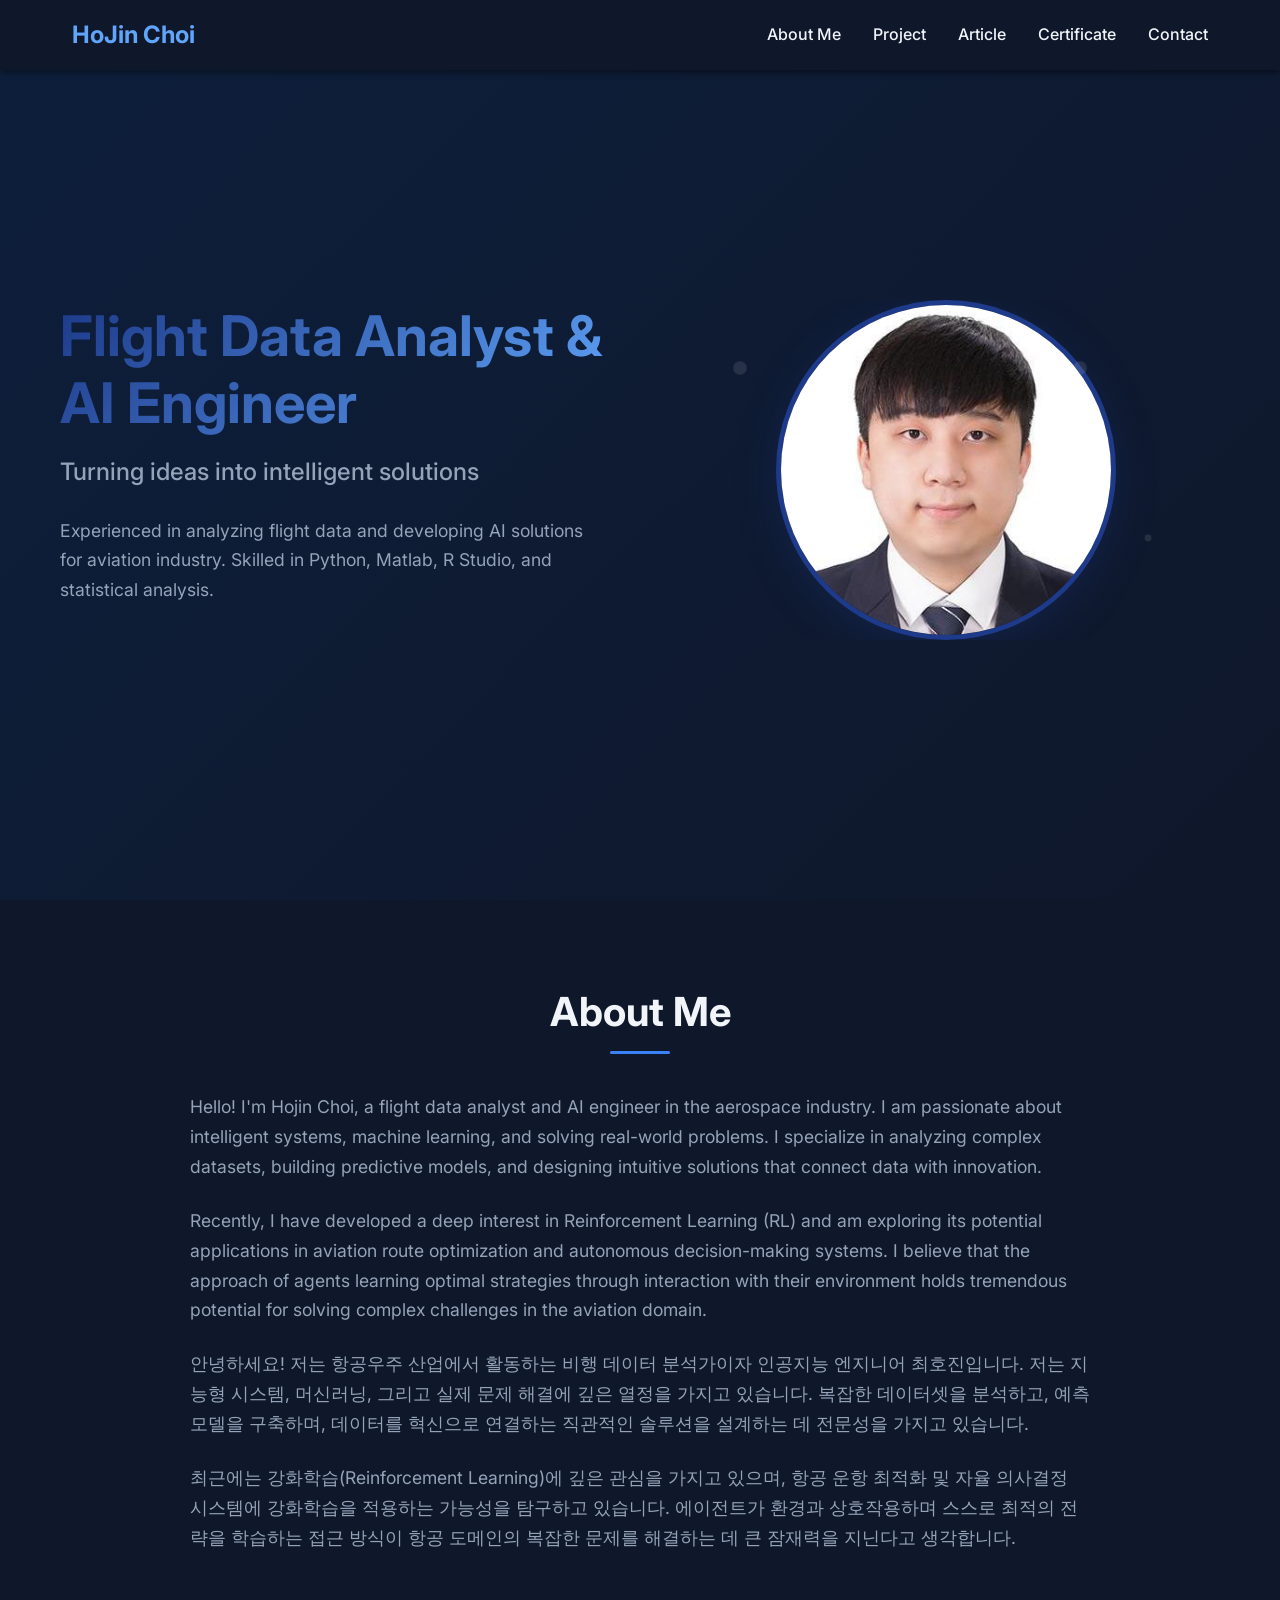
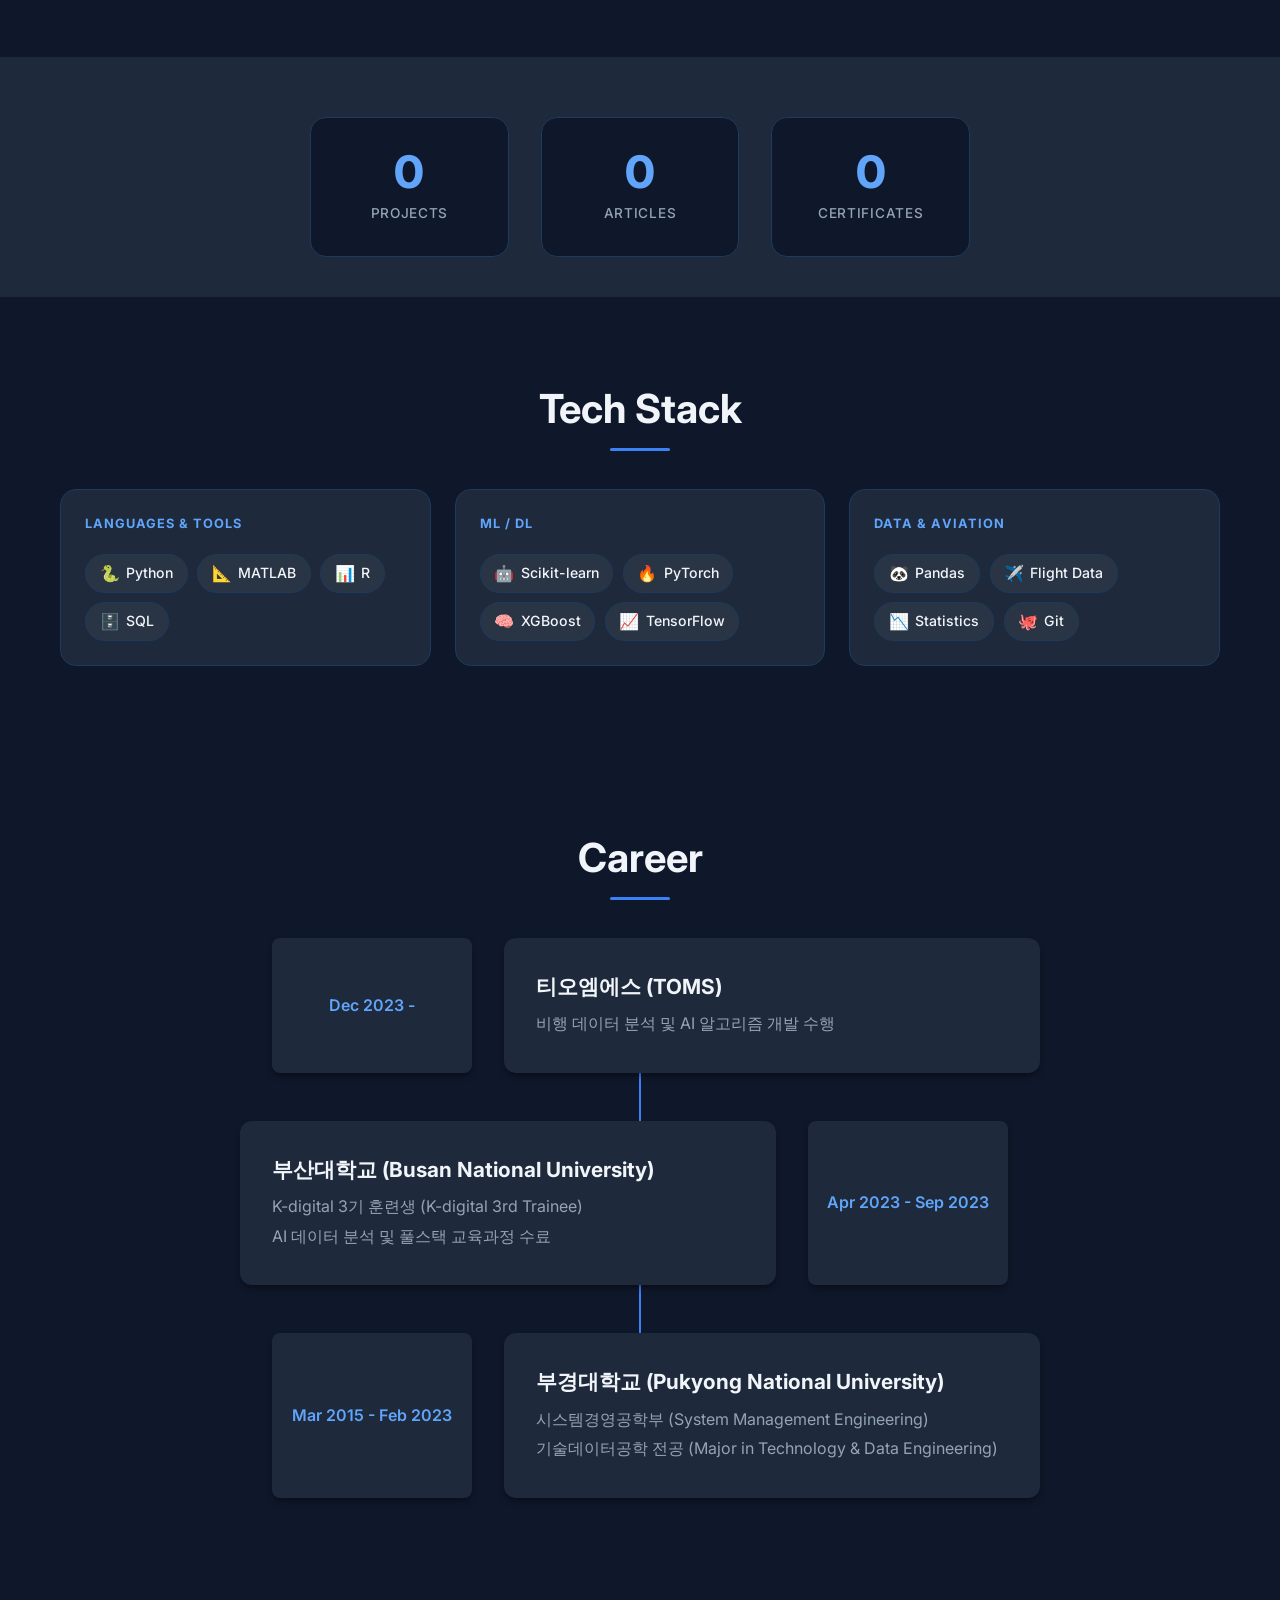
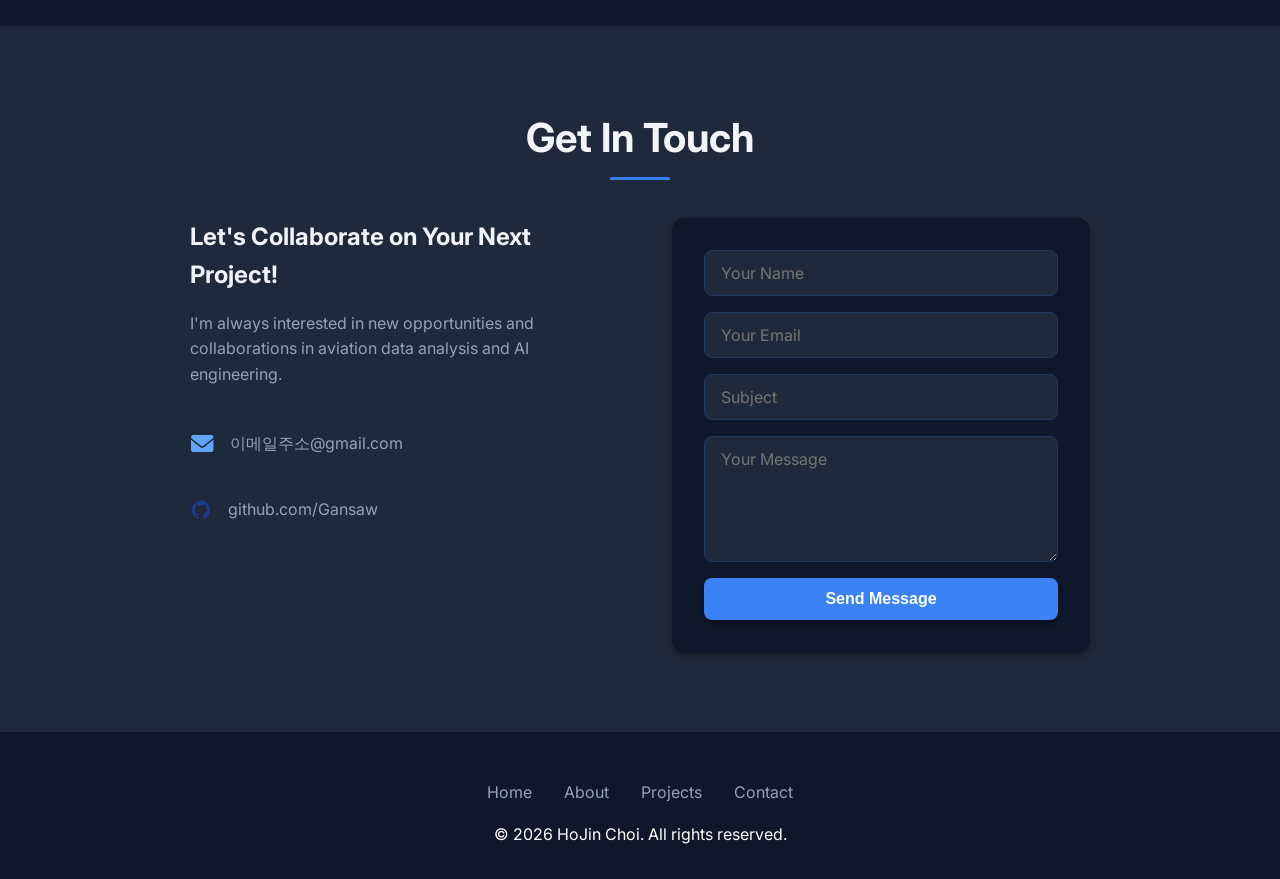
<file: index.html>
<!DOCTYPE html>
<html lang="en">
<head>
    <meta charset="UTF-8">
    <meta name="viewport" content="width=device-width, initial-scale=1.0">
    <title>HoJin Choi - Flight Data Analyst & AI Engineer</title>
    <meta name="description" content="Flight Data Analyst & AI Engineer. Turning ideas into intelligent solutions. Expert in Python, Matlab, R Studio, Statistics.">
    <link href="https://cdnjs.cloudflare.com/ajax/libs/font-awesome/6.0.0/css/all.min.css" rel="stylesheet">
    <link href="https://fonts.googleapis.com/css2?family=Inter:wght@300;400;500;600;700&display=swap" rel="stylesheet">
    <style>
:root {
    --primary-color: #3b82f6;
    --secondary-color: #2563eb;
    --accent-color: #60a5fa;
    --text-primary: #f1f5f9;
    --text-secondary: #94a3b8;
    --bg-primary: #0f172a;
    --bg-secondary: #1e293b;
    --bg-dark: #0f172a;
    --border-color: #1e3a5f;
    --shadow: 0 4px 6px -1px rgba(0, 0, 0, 0.4);
    --shadow-lg: 0 10px 15px -3px rgba(0, 0, 0, 0.5);
    --aviation-blue: #3b82f6;
    --tech-green: #10b981;
}

* { margin: 0; padding: 0; box-sizing: border-box; }

body {
    font-family: 'Inter', sans-serif;
    line-height: 1.6;
    color: var(--text-primary);
    background-color: var(--bg-primary);
}

.container { max-width: 1200px; margin: 0 auto; padding: 0 20px; }

/* 헤더 */
.header {
    position: fixed; top: 0; left: 0; right: 0;
    background: var(--bg-primary);
    box-shadow: var(--shadow);
    z-index: 1000;
    transition: all 0.3s ease;
}

.nav-container {
    display: flex; justify-content: space-between; align-items: center;
    padding: 1rem 2rem; max-width: 1200px; margin: 0 auto;
}

.nav-logo h1 { font-size: 1.5rem; font-weight: 700; color: var(--accent-color); }

.nav-menu { display: flex; list-style: none; gap: 2rem; }

.nav-link {
    text-decoration: none; color: var(--text-primary); font-weight: 500;
    transition: color 0.3s ease; position: relative;
}
.nav-link:hover { color: var(--accent-color); }
.nav-link::after {
    content: ''; position: absolute; bottom: -5px; left: 0;
    width: 0; height: 2px; background: var(--aviation-blue); transition: width 0.3s ease;
}
.nav-link:hover::after { width: 100%; }

.nav-toggle { display: none; flex-direction: column; cursor: pointer; }
.nav-toggle span { width: 25px; height: 3px; background: var(--text-primary); margin: 3px 0; transition: 0.3s; }

/* 히어로 */
.hero {
    padding: 120px 0 80px;
    background: linear-gradient(135deg, #0d1f3c 0%, var(--bg-primary) 100%);
    min-height: 100vh; display: flex; align-items: center;
}
.hero-container {
    display: grid; grid-template-columns: 1fr 1fr; gap: 4rem; align-items: center;
    max-width: 1200px; margin: 0 auto; padding: 0 20px;
}
.hero-title {
    font-size: 3.5rem; font-weight: 700; margin-bottom: 1rem; line-height: 1.2;
    background: linear-gradient(135deg, #1e3a8a, var(--accent-color));
    -webkit-background-clip: text; -webkit-text-fill-color: transparent; background-clip: text;
}
.hero-subtitle { font-size: 1.5rem; color: var(--text-secondary); margin-bottom: 1.5rem; font-weight: 500; }
.hero-description { margin-bottom: 2rem; }
.hero-description p { font-size: 1.1rem; color: var(--text-secondary); line-height: 1.7; }
.hero-buttons { display: flex; gap: 1rem; }

.btn { padding: 12px 24px; border: none; border-radius: 8px; font-weight: 600; text-decoration: none; cursor: pointer; transition: all 0.3s ease; display: inline-block; font-size: 1rem; }
.btn-primary { background: var(--aviation-blue); color: white; box-shadow: var(--shadow); }
.btn-primary:hover { background: var(--secondary-color); transform: translateY(-2px); box-shadow: var(--shadow-lg); }
.btn-secondary { background: transparent; color: var(--accent-color); border: 2px solid var(--aviation-blue); }
.btn-secondary:hover { background: var(--aviation-blue); color: white; transform: translateY(-2px); }

.hero-graphic {
    display: flex; justify-content: center; align-items: center;
    height: 300px;
    background: linear-gradient(135deg, #1e3a8a, var(--accent-color));
    border-radius: 20px; box-shadow: var(--shadow-lg); position: relative; overflow: hidden;
}
.hero-graphic::before {
    content: ''; position: absolute; top: 0; left: 0; right: 0; bottom: 0;
    background: url('data:image/svg+xml,<svg xmlns="http://www.w3.org/2000/svg" viewBox="0 0 100 100"><circle cx="20" cy="20" r="2" fill="rgba(255,255,255,0.1)"/><circle cx="80" cy="30" r="1.5" fill="rgba(255,255,255,0.1)"/><circle cx="40" cy="70" r="1" fill="rgba(255,255,255,0.1)"/><circle cx="70" cy="80" r="2.5" fill="rgba(255,255,255,0.1)"/></svg>');
}
.hero-graphic i { font-size: 6rem; color: white; z-index: 1; }

/* 섹션 공통 */
.section-title {
    font-size: 2.5rem; font-weight: 700; text-align: center; margin-bottom: 3rem;
    color: var(--text-primary); position: relative;
}
.section-title::after {
    content: ''; position: absolute; bottom: -10px; left: 50%; transform: translateX(-50%);
    width: 60px; height: 3px; background: var(--aviation-blue); border-radius: 2px;
}

/* About */
.about { padding: 80px 0; background: var(--bg-primary); }
.about-content { display: grid; grid-template-columns: 1fr; gap: 2rem; align-items: start; max-width: 900px; margin: 0 auto; }
.about-text p { font-size: 1.1rem; color: var(--text-secondary); margin-bottom: 1.5rem; line-height: 1.7; }
.about-stats { display: flex; gap: 2rem; margin-top: 2rem; }
.stat-item { text-align: center; background: var(--bg-secondary); padding: 1.5rem; border-radius: 12px; box-shadow: var(--shadow); min-width: 100px; border: 1px solid var(--border-color); }
.stat-number { display: block; font-size: 2.5rem; font-weight: 700; color: var(--accent-color); margin-bottom: 0.5rem; }
.stat-label { font-size: 0.9rem; color: var(--text-secondary); font-weight: 500; }
.about-skills h3 { font-size: 1.5rem; margin-bottom: 1rem; color: var(--text-primary); border-bottom: 2px solid var(--aviation-blue); padding-bottom: 0.5rem; }
.about-skills ul { list-style: none; }
.about-skills li { padding: 0.75rem 0; color: var(--text-secondary); position: relative; padding-left: 1.5rem; border-bottom: 1px solid var(--border-color); }
.about-skills li:last-child { border-bottom: none; }
.about-skills li:before { content: "✈"; color: var(--accent-color); position: absolute; left: 0; font-weight: bold; }


/* career */
.career { padding: 80px 0; background: var(--bg-primary); }
.career-timeline { position: relative; max-width: 800px; margin: 0 auto; }
.career-timeline::before { content: ''; position: absolute; left: 50%; top: 0; bottom: 0; width: 2px; background: var(--aviation-blue); transform: translateX(-50%); }
.career-item { display: flex; margin-bottom: 3rem; position: relative; }
.career-item:nth-child(odd) { flex-direction: row; }
.career-item:nth-child(even) { flex-direction: row-reverse; }
.career-date { flex: 0 0 200px; text-align: center; font-weight: 600; color: var(--accent-color); padding: 1rem; background: var(--bg-secondary); border-radius: 8px; margin: 0 2rem; box-shadow: var(--shadow); display: flex; align-items: center; justify-content: center; }
.career-content { flex: 1; background: var(--bg-secondary); padding: 2rem; border-radius: 12px; box-shadow: var(--shadow); }
.career-content h3 { color: var(--text-primary); margin-bottom: 0.5rem; font-size: 1.3rem; }
.career-content p { color: var(--text-secondary); margin-bottom: 0.25rem; }

/* Certificates */
.certificates { padding: 80px 0; background: var(--bg-secondary); }
.certificates-grid { display: grid; grid-template-columns: repeat(auto-fit, minmax(300px, 1fr)); gap: 2rem; max-width: 600px; margin: 0 auto; }
.certificate-card { background: var(--bg-primary); padding: 2rem; border-radius: 12px; box-shadow: var(--shadow); text-align: center; transition: all 0.3s ease; border-top: 4px solid var(--aviation-blue); }
.certificate-card:hover { transform: translateY(-5px); box-shadow: var(--shadow-lg); }
.certificate-icon { font-size: 3rem; color: var(--accent-color); margin-bottom: 1rem; }
.certificate-content h3 { color: var(--text-primary); margin-bottom: 0.5rem; font-size: 1.2rem; }
.certificate-content p { color: var(--text-secondary); margin-bottom: 1rem; }
.certificate-badge { background: var(--tech-green); color: white; padding: 0.25rem 0.75rem; border-radius: 15px; font-size: 0.8rem; font-weight: 500; }

/* Projects */
.projects { padding: 80px 0; background: var(--bg-primary); }
.project-filters { display: flex; justify-content: center; gap: 1rem; margin-bottom: 3rem; flex-wrap: wrap; }
.filter-btn { padding: 10px 20px; border: 2px solid var(--border-color); background: transparent; color: var(--text-secondary); border-radius: 25px; cursor: pointer; transition: all 0.3s ease; font-weight: 500; font-size: 0.9rem; }
.filter-btn.active, .filter-btn:hover { background: var(--aviation-blue); color: white; border-color: var(--accent-color); box-shadow: var(--shadow); }
.projects-grid { display: grid; grid-template-columns: repeat(auto-fit, minmax(350px, 1fr)); gap: 2rem; }
.project-card { background: var(--bg-secondary); border-radius: 12px; overflow: hidden; box-shadow: var(--shadow); transition: all 0.3s ease; cursor: pointer; border: 1px solid var(--border-color); }
.project-card:hover { transform: translateY(-5px); box-shadow: var(--shadow-lg); border-color: var(--accent-color); }
.project-image { height: 200px; background: linear-gradient(135deg, #1e3a8a, var(--accent-color)); display: flex; align-items: center; justify-content: center; color: white; font-size: 3rem; position: relative; }
.project-content { padding: 1.5rem; }
.project-type { display: inline-block; padding: 0.25rem 0.75rem; border-radius: 15px; font-size: 0.8rem; font-weight: 500; margin-bottom: 1rem; text-transform: uppercase; letter-spacing: 0.5px; }
.type-aviation { background: var(--aviation-blue); color: white; }
.type-ai { background: var(--tech-green); color: white; }
.type-data { background: rgba(245,158,11,0.2); color: #fbbf24; }
.project-title { font-size: 1.25rem; font-weight: 600; margin-bottom: 0.5rem; color: var(--text-primary); }
.project-description { color: var(--text-secondary); margin-bottom: 1rem; line-height: 1.5; font-size: 0.95rem; }
.project-tech { display: flex; flex-wrap: wrap; gap: 0.5rem; margin-bottom: 1rem; }
.tech-tag { background: var(--bg-primary); color: var(--text-secondary); padding: 0.25rem 0.75rem; border-radius: 15px; font-size: 0.8rem; border: 1px solid var(--border-color); font-weight: 500; }

/* Contact */
.contact { padding: 80px 0; background: var(--bg-secondary); }
.contact-content { display: grid; grid-template-columns: 1fr 1fr; gap: 4rem; max-width: 900px; margin: 0 auto; }
.contact-info h3 { font-size: 1.5rem; margin-bottom: 1rem; color: var(--text-primary); }
.contact-info p { color: var(--text-secondary); margin-bottom: 2rem; line-height: 1.6; }
.contact-items { display: flex; flex-direction: column; gap: 1rem; }
.contact-item { display: flex; align-items: center; gap: 1rem; color: var(--text-secondary); padding: 0.75rem 0; }
.contact-item i { font-size: 1.4rem; color: var(--accent-color); width: 24px; text-align: center; }
.contact-form { display: flex; flex-direction: column; gap: 1rem; background: var(--bg-primary); padding: 2rem; border-radius: 12px; box-shadow: var(--shadow); }
.contact-form input, .contact-form textarea { padding: 12px 16px; border: 1px solid var(--border-color); border-radius: 8px; font-family: inherit; font-size: 1rem; transition: all 0.3s ease; background: var(--bg-secondary); }
.contact-form input:focus, .contact-form textarea:focus { outline: none; border-color: var(--accent-color); box-shadow: 0 0 0 3px rgba(30, 58, 138, 0.1); }

/* Footer */
.footer { background: var(--bg-dark); color: white; text-align: center; padding: 3rem 0 2rem; }
.footer-content { max-width: 600px; margin: 0 auto; }
.footer-links { display: flex; justify-content: center; gap: 2rem; margin-bottom: 1rem; flex-wrap: wrap; }
.footer-links a { color: #94a3b8; text-decoration: none; transition: color 0.3s ease; }
.footer-links a:hover { color: white; }

/* 반응형 */
@media (max-width: 768px) {
    .nav-menu { display: none; }
    .nav-toggle { display: flex; }
    .hero-container { grid-template-columns: 1fr; text-align: center; gap: 2rem; }
    .hero-title { font-size: 2.5rem; }
    .hero-buttons { justify-content: center; flex-direction: column; align-items: center; }
    .about-content { grid-template-columns: 1fr; gap: 2rem; }
    .skills-grid { grid-template-columns: 1fr; }
    .career-timeline::before { display: none; }
    .career-item { flex-direction: column !important; gap: 1rem; }
    .career-date { margin: 0; text-align: left; }
    .projects-grid { grid-template-columns: 1fr; }
    .contact-content { grid-template-columns: 1fr; gap: 2rem; }
    .project-filters { flex-direction: column; align-items: center; }
    .about-stats { justify-content: center; flex-wrap: wrap; }
}
@media (max-width: 480px) {
    .hero-title { font-size: 2rem; }
    .section-title { font-size: 2rem; }
    .nav-container { padding: 1rem; }
    .hero { padding: 100px 0 60px; }
    .btn { padding: 10px 20px; font-size: 0.9rem; }
}

/* 애니메이션 */
@keyframes fadeInUp { from { opacity: 0; transform: translateY(30px); } to { opacity: 1; transform: translateY(0); } }
.fade-in-up { animation: fadeInUp 0.6s ease-out; }
.animate-on-scroll { opacity: 0; transform: translateY(30px); transition: all 0.6s ease-out; }
.animate-on-scroll.animated { opacity: 1; transform: translateY(0); }

/* 모달 */
.project-modal { position: fixed; top: 0; left: 0; width: 100%; height: 100%; background: rgba(0,0,0,0.8); display: flex; justify-content: center; align-items: center; z-index: 2000; padding: 20px; backdrop-filter: blur(5px); }
.modal-content { background: var(--bg-secondary); border-radius: 12px; max-width: 800px; width: 100%; max-height: 90vh; overflow-y: auto; position: relative; box-shadow: 0 25px 50px -12px rgba(0,0,0,0.25); }
.modal-close { position: absolute; top: 15px; right: 20px; font-size: 2rem; cursor: pointer; color: #6b7280; transition: color 0.3s ease; }
.modal-close:hover { color: var(--accent-color); }
.modal-header { padding: 2rem; border-bottom: 1px solid var(--border-color); background: var(--bg-secondary); }
.modal-body { padding: 2rem; }
.modal-section { margin-bottom: 1.5rem; }
.modal-section h3 { color: var(--accent-color); margin-bottom: 0.75rem; font-size: 1.2rem; font-weight: 600; }
.modal-section p { color: var(--text-secondary); line-height: 1.6; }
.modal-section:last-child { margin-bottom: 0; }

/* 모바일 nav 활성 */
.nav-menu.active { display: flex; flex-direction: column; position: absolute; top: 100%; left: 0; right: 0; background: var(--bg-primary); padding: 1rem 2rem; box-shadow: var(--shadow-lg); gap: 1rem; }
    
    /* ── Stats Counter ── */
    .stats-section { padding: 60px 0 40px; background: var(--bg-secondary); }
    .stats-grid { display: grid; grid-template-columns: repeat(3, 1fr); gap: 2rem; max-width: 700px; margin: 0 auto; padding: 0 20px; }
    .stat-card { text-align: center; background: var(--bg-primary); border-radius: 16px; padding: 2rem 1rem; border: 1px solid var(--border-color); transition: all 0.3s ease; }
    .stat-card:hover { transform: translateY(-4px); border-color: var(--accent-color); box-shadow: var(--shadow-lg); }
    .stat-card-num { font-size: 2.8rem; font-weight: 800; color: var(--accent-color); display: block; line-height: 1; }
    .stat-card-label { font-size: 0.85rem; color: var(--text-secondary); margin-top: 0.5rem; font-weight: 500; text-transform: uppercase; letter-spacing: 0.05em; }
    /* ── Tech Stack ── */
    .techstack-section { padding: 80px 0; background: var(--bg-primary); }
    .tech-categories { display: grid; grid-template-columns: repeat(auto-fit, minmax(280px, 1fr)); gap: 1.5rem; }
    .tech-cat-card { background: var(--bg-secondary); border-radius: 16px; padding: 1.5rem; border: 1px solid var(--border-color); display: flex; flex-direction: column; }
    .tech-chips-wrap { display: flex; flex-wrap: wrap; margin: -0.3rem; }
    .tech-cat-title { font-size: 0.8rem; font-weight: 700; color: var(--accent-color); text-transform: uppercase; letter-spacing: 0.08em; margin-bottom: 1.2rem; }
    .tech-chip { display: inline-flex; align-items: center; gap: 0.4rem; background: rgba(255,255,255,0.05); border: 1px solid var(--border-color); border-radius: 999px; padding: 0.35rem 0.85rem; font-size: 0.88rem; font-weight: 500; color: var(--text-primary); margin: 0.3rem; transition: all 0.3s ease; }
    .tech-chip:hover { border-color: var(--accent-color); background: rgba(59,130,246,0.1); color: var(--accent-color); }
    .tech-chip-icon { font-size: 1rem; }
    .tech-cat-card { flex-wrap: wrap; }
    @media (max-width: 768px) {
        .stats-grid { grid-template-columns: repeat(2, 1fr); }
        .itl-line { left: 16px; }
        .itl-item, .itl-item:nth-child(even) { flex-direction: column !important; padding-left: 44px; }
        .itl-dot-wrap { position: absolute; left: 8px; top: 1.5rem; }
    }

    </style>
</head>
<body>
    <header class="header">
        <nav class="nav">
            <div class="nav-container">
                <div class="nav-logo">
                    <h1>HoJin Choi</h1>
                </div>
                <ul class="nav-menu">
                    <li><a href="#about" class="nav-link">About Me</a></li>
                    <li><a href="project.html" class="nav-link">Project</a></li>
                    <li><a href="article.html" class="nav-link">Article</a></li>
                    <li><a href="certificate.html" class="nav-link">Certificate</a></li>
                    <li><a href="#contact" class="nav-link">Contact</a></li>
                </ul>
                <div class="nav-toggle">
                    <span></span><span></span><span></span>
                </div>
            </div>
        </nav>
    </header>

    <section id="home" class="hero">
        <div class="hero-container">
            <div class="hero-content">
                <h1 class="hero-title">Flight Data Analyst & AI Engineer</h1>
                <p class="hero-subtitle">Turning ideas into intelligent solutions</p>
                <div class="hero-description">
                    <p>Experienced in analyzing flight data and developing AI solutions for aviation industry. Skilled in Python, Matlab, R Studio, and statistical analysis.</p>
                </div>
            </div>
            <div class="hero-image">
                <div class="hero-graphic" style="background:none; box-shadow:none; border-radius:0; height:auto; padding:0;">
                    <img src="[data-uri]" alt="HoJin Choi" style="width:340px; height:340px; object-fit:cover; border-radius:50%; border:5px solid #1e3a8a; box-shadow:0 10px 40px rgba(30,58,138,0.25); display:block; margin:0 auto;">
                </div>
            </div>
        </div>
    </section>

    <section id="about" class="about">
        <div class="container">
            <h2 class="section-title">About Me</h2>
            <div class="about-content">
                <div class="about-text">
                    <p>Hello! I'm Hojin Choi, a flight data analyst and AI engineer in the aerospace industry. I am passionate about intelligent systems, machine learning, and solving real-world problems. I specialize in analyzing complex datasets, building predictive models, and designing intuitive solutions that connect data with innovation.</p>
                    <p>Recently, I have developed a deep interest in Reinforcement Learning (RL) and am exploring its potential applications in aviation route optimization and autonomous decision-making systems. I believe that the approach of agents learning optimal strategies through interaction with their environment holds tremendous potential for solving complex challenges in the aviation domain.</p>
                    <p>안녕하세요! 저는 항공우주 산업에서 활동하는 비행 데이터 분석가이자 인공지능 엔지니어 최호진입니다. 저는 지능형 시스템, 머신러닝, 그리고 실제 문제 해결에 깊은 열정을 가지고 있습니다. 복잡한 데이터셋을 분석하고, 예측 모델을 구축하며, 데이터를 혁신으로 연결하는 직관적인 솔루션을 설계하는 데 전문성을 가지고 있습니다.</p>
                    <p>최근에는 강화학습(Reinforcement Learning)에 깊은 관심을 가지고 있으며, 항공 운항 최적화 및 자율 의사결정 시스템에 강화학습을 적용하는 가능성을 탐구하고 있습니다. 에이전트가 환경과 상호작용하며 스스로 최적의 전략을 학습하는 접근 방식이 항공 도메인의 복잡한 문제를 해결하는 데 큰 잠재력을 지닌다고 생각합니다.</p></div>
                </div>

            </div>
        </div>
    </section>

    <!-- Stats Counter -->
    <section class="stats-section">
        <div class="container">
            <div class="stats-grid">
                <div class="stat-card"><span class="stat-card-num" data-target="0" id="statProjects">0</span><div class="stat-card-label">Projects</div></div>
                <div class="stat-card"><span class="stat-card-num" data-target="0" id="statArticles">0</span><div class="stat-card-label">Articles</div></div>
                <div class="stat-card"><span class="stat-card-num" data-target="0" id="statCerts">0</span><div class="stat-card-label">Certificates</div></div>
            </div>
        </div>
    </section>

    <!-- Tech Stack -->
    <section class="techstack-section">
        <div class="container">
            <h2 class="section-title">Tech Stack</h2>
            <div class="tech-categories">
                <div class="tech-cat-card">
                    <div class="tech-cat-title">Languages & Tools</div><div class="tech-chips-wrap">
                    <div class="tech-chip"><span class="tech-chip-icon">🐍</span>Python</div>
                    <div class="tech-chip"><span class="tech-chip-icon">📐</span>MATLAB</div>
                    <div class="tech-chip"><span class="tech-chip-icon">📊</span>R</div>
                    <div class="tech-chip"><span class="tech-chip-icon">🗄️</span>SQL</div></div>
                </div>
                <div class="tech-cat-card">
                    <div class="tech-cat-title">ML / DL</div><div class="tech-chips-wrap">
                    <div class="tech-chip"><span class="tech-chip-icon">🤖</span>Scikit-learn</div>
                    <div class="tech-chip"><span class="tech-chip-icon">🔥</span>PyTorch</div>
                    <div class="tech-chip"><span class="tech-chip-icon">🧠</span>XGBoost</div>
                    <div class="tech-chip"><span class="tech-chip-icon">📈</span>TensorFlow</div></div>
                </div>
                <div class="tech-cat-card">
                    <div class="tech-cat-title">Data & Aviation</div><div class="tech-chips-wrap">
                    <div class="tech-chip"><span class="tech-chip-icon">🐼</span>Pandas</div>
                    <div class="tech-chip"><span class="tech-chip-icon">✈️</span>Flight Data</div>
                    <div class="tech-chip"><span class="tech-chip-icon">📉</span>Statistics</div>
                    <div class="tech-chip"><span class="tech-chip-icon">🐙</span>Git</div></div>
                </div>
            </div>
        </div>
    </section>
    </div>

        <section id="career" class="career">
        <div class="container">
            <h2 class="section-title">Career</h2>
            <div class="career-timeline">
                <div class="career-item">
                    <div class="career-date">Dec 2023 -</div>
                    <div class="career-content">
                        <h3>티오엠에스 (TOMS)</h3>
                        <p>비행 데이터 분석 및 AI 알고리즘 개발 수행</p>
                    </div>
                </div>
                <div class="career-item">
                    <div class="career-date">Apr 2023 - Sep 2023</div>
                    <div class="career-content">
                        <h3>부산대학교 (Busan National University)</h3>
                        <p>K-digital 3기 훈련생 (K-digital 3rd Trainee)</p>
                        <p>AI 데이터 분석 및 풀스택 교육과정 수료</p>
                    </div>
                </div>
                <div class="career-item">
                    <div class="career-date">Mar 2015 - Feb 2023</div>
                    <div class="career-content">
                        <h3>부경대학교 (Pukyong National University)</h3>
                        <p>시스템경영공학부 (System Management Engineering)</p>
                        <p>기술데이터공학 전공 (Major in Technology & Data Engineering)</p>
                    </div>
                </div>
            </div>
        </div>
    </section>


    <section id="contact" class="contact">
        <div class="container">
            <h2 class="section-title">Get In Touch</h2>
            <div class="contact-content">
                <div class="contact-info">
                    <h3>Let's Collaborate on Your Next Project!</h3>
                    <p>I'm always interested in new opportunities and collaborations in aviation data analysis and AI engineering.</p>
                    <div class="contact-items">
                        <div class="contact-item">
                            <i class="fas fa-envelope"></i>
                            <span>이메일주소@gmail.com</span>
                        </div>
<div class="contact-item">
                            <svg xmlns="http://www.w3.org/2000/svg" width="22" height="22" viewBox="0 0 24 24" fill="#1e3a8a" style="flex-shrink:0"><path d="M12 2C6.477 2 2 6.477 2 12c0 4.418 2.865 8.166 6.839 9.489.5.092.682-.217.682-.482 0-.237-.009-.868-.013-1.703-2.782.604-3.369-1.34-3.369-1.34-.454-1.156-1.11-1.463-1.11-1.463-.908-.62.069-.608.069-.608 1.003.07 1.531 1.03 1.531 1.03.892 1.529 2.341 1.087 2.91.831.092-.646.35-1.086.636-1.336-2.22-.253-4.555-1.11-4.555-4.943 0-1.091.39-1.984 1.029-2.683-.103-.253-.446-1.27.098-2.647 0 0 .84-.269 2.75 1.025A9.578 9.578 0 0 1 12 6.836a9.59 9.59 0 0 1 2.504.337c1.909-1.294 2.747-1.025 2.747-1.025.546 1.377.203 2.394.1 2.647.64.699 1.028 1.592 1.028 2.683 0 3.842-2.339 4.687-4.566 4.935.359.309.678.919.678 1.852 0 1.336-.012 2.415-.012 2.743 0 .267.18.578.688.48C19.138 20.163 22 16.418 22 12c0-5.523-4.477-10-10-10z"/></svg>
                            <span>github.com/Gansaw</span>
                        </div>
                    </div>
                </div>
                <form class="contact-form" id="contactForm" onsubmit="sendMailto(event)">
                    <input type="text" id="contactName" placeholder="Your Name" required>
                    <input type="email" id="contactEmail" placeholder="Your Email" required>
                    <input type="text" id="contactSubject" placeholder="Subject" required>
                    <textarea id="contactMessage" placeholder="Your Message" rows="5" required></textarea>
                    <button type="submit" class="btn btn-primary">Send Message</button>
                </form>
                <script>
                function sendMailto(e) {
                    e.preventDefault();
                    const name    = document.getElementById('contactName').value.trim();
                    const email   = document.getElementById('contactEmail').value.trim();
                    const subject = encodeURIComponent(document.getElementById('contactSubject').value.trim());
                    const message = document.getElementById('contactMessage').value.trim();
                    const body    = encodeURIComponent(`From: ${name}\nEmail: ${email}\n\n${message}`);
                    window.location.href = `mailto:gansaw12@gmail.com?subject=${subject}&body=${body}`;
                }
                </script>
            </div>
        </div>
    </section>

    <footer class="footer">
        <div class="container">
            <div class="footer-content">
                <div class="footer-links">
                    <a href="#home">Home</a>
                    <a href="#about">About</a>
                    <a href="#projects">Projects</a>
                    <a href="#contact">Contact</a>
                </div>
                <p>&copy; 2026 HoJin Choi. All rights reserved.</p>
            </div>
        </div>
    </footer>

    <script>
document.addEventListener('DOMContentLoaded', function() {
    const observer = new IntersectionObserver(entries => {
        entries.forEach(e => { if(e.isIntersecting) e.target.classList.add('animated'); });
    }, { threshold: 0.1, rootMargin: '0px 0px -50px 0px' });
    document.querySelectorAll('.about-content,.skills-grid,.contact-content,.career-item,.certificate-card').forEach(el => {
        el.classList.add('animate-on-scroll');
        observer.observe(el);
    });

    document.querySelectorAll('.nav-link').forEach(link => {
        link.addEventListener('click', function(e) {
            const href = this.getAttribute('href');
            if (href && href.endsWith('.html')) return;
            e.preventDefault();
            const target = document.querySelector(href);
            if(target) target.scrollIntoView({ behavior:'smooth', block:'start' });
            document.querySelector('.nav-menu').classList.remove('active');
            document.querySelector('.nav-toggle').classList.remove('active');
        });
    });

    const toggle = document.querySelector('.nav-toggle');
    if (toggle) {
        toggle.addEventListener('click', function() {
            document.querySelector('.nav-menu').classList.toggle('active');
            this.classList.toggle('active');
        });
    }
});
</script>


<script>
/* Stats Counter */
const GH_OWNER  = 'Gansaw';
const GH_REPO   = 'website';
const GH_BRANCH = 'main';

function countEntries(html, startMarker, endMarker) {
    try {
        const startIdx = html.indexOf(startMarker);
        const endIdx = html.indexOf(endMarker);
        if (startIdx === -1 || endIdx === -1) return 0;
        const jsonStr = html.substring(startIdx + startMarker.length, endIdx).trim();
        const arr = JSON.parse(jsonStr);
        return Array.isArray(arr) ? arr.length : 0;
    } catch (e) {
        console.error('카운트 파싱 오류:', e);
        return 0;
    }
}

async function fetchCount(file, startMarker, endMarker) {
    try {
        const res = await fetch(`https://raw.githubusercontent.com/${GH_OWNER}/${GH_REPO}/${GH_BRANCH}/${file}?t=${Date.now()}`);
        if (!res.ok) return 0;
        const html = await res.text();
        return countEntries(html, startMarker, endMarker);
    } catch (e) {
        console.error(`${file} 로드 오류:`, e);
        return 0;
    }
}

async function loadStatCounts() {
    const [projects, articles, certs] = await Promise.all([
        fetchCount('project.html', '<!--__PROJECTS_DATA_START__', '__PROJECTS_DATA_END__-->'),
        fetchCount('article.html', '<!--__ARTICLES_DATA_START__', '__ARTICLES_DATA_END__-->'),
        fetchCount('certificate.html', '<!--__CERTS_DATA_START__', '__CERTS_DATA_END__-->'),
    ]);
    document.getElementById('statProjects').dataset.target = projects;
    document.getElementById('statArticles').dataset.target = articles;
    document.getElementById('statCerts').dataset.target = certs;
}

function animateCount(el, target, duration) {
    let start = 0, step = Math.max(1, Math.ceil(target / (duration / 16)));
    const timer = setInterval(() => {
        start = Math.min(start + step, target);
        el.textContent = start.toLocaleString();
        if (start >= target) clearInterval(timer);
    }, 16);
}
function initStats() {
    const obs = new IntersectionObserver(entries => {
        if (!entries[0].isIntersecting) return;
        document.querySelectorAll('.stat-card-num').forEach(el => animateCount(el, parseInt(el.dataset.target)||0, 1200));
        obs.disconnect();
    }, {threshold: 0.3});
    const sec = document.querySelector('.stats-section');
    if (sec) obs.observe(sec);
}
loadStatCounts().finally(initStats);
</script>

</body>
</html>
</file>
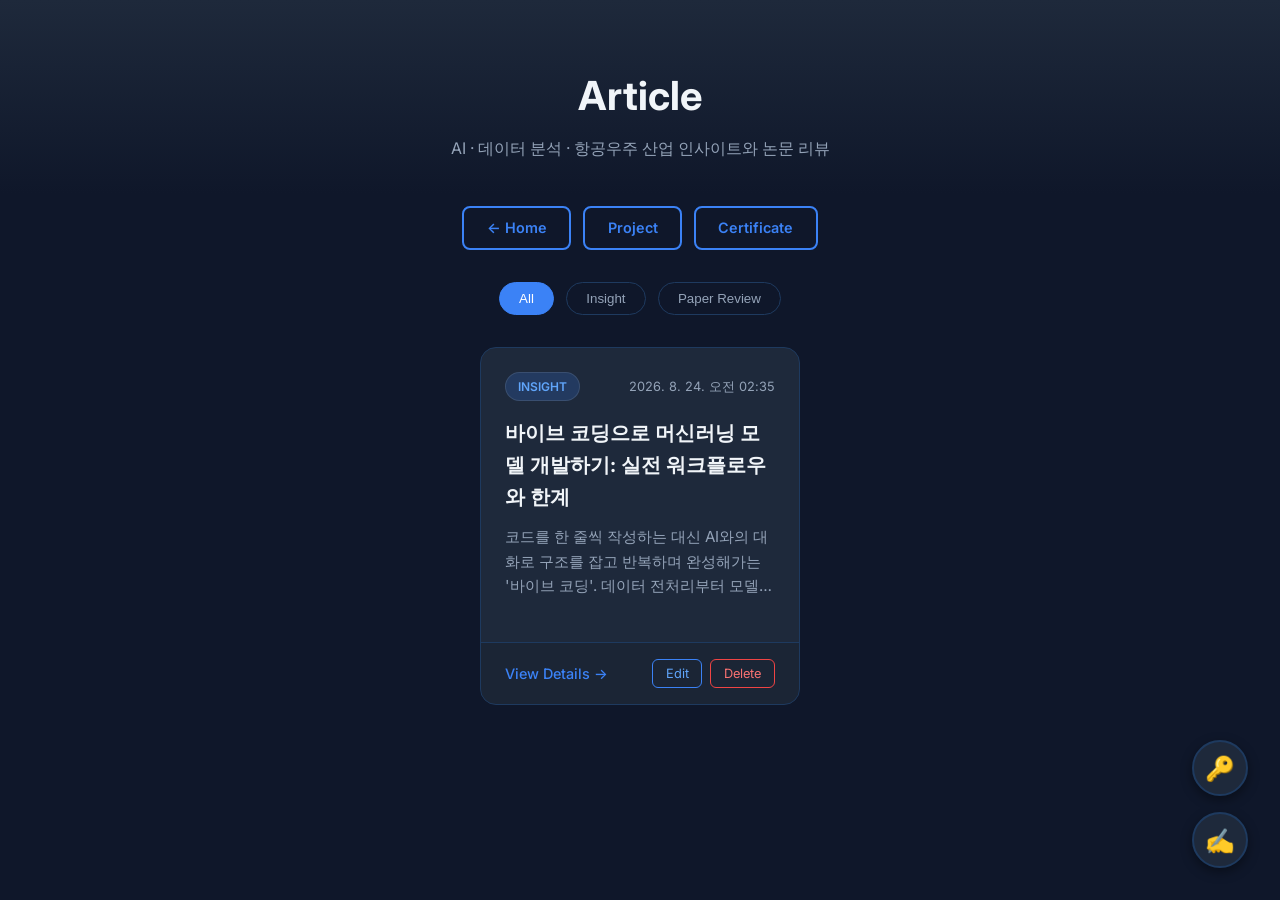
<file: article.html>
<!DOCTYPE html>
<html lang="ko">
<head>
    <meta charset="UTF-8">
    <meta name="viewport" content="width=device-width, initial-scale=1.0">
    <title>Article | HoJin Choi</title>
    <link href="https://cdnjs.cloudflare.com/ajax/libs/font-awesome/6.0.0/css/all.min.css" rel="stylesheet">
    <link href="https://fonts.googleapis.com/css2?family=Inter:wght@300;400;500;600;700&display=swap" rel="stylesheet">
    <link href="https://cdn.quilljs.com/1.3.6/quill.snow.css" rel="stylesheet">
    <link rel="stylesheet" href="style.css">
<style>
    /* ── Scroll Progress Bar ── */
    .scroll-progress {
        position: fixed; top: 0; left: 0; height: 3px; width: 0%;
        background: linear-gradient(90deg, #1e3a8a, var(--accent-color));
        z-index: 9999; transition: width 0.1s linear;
        border-radius: 0 2px 2px 0;
    }
    /* ── Table of Contents ── */
    .toc-box {
        background: var(--bg-secondary); border: 1px solid var(--border-color);
        border-radius: 12px; padding: 1.2rem 1.5rem; margin-bottom: 2rem;
    }
    .toc-box-title { font-size: 0.78rem; font-weight: 700; text-transform: uppercase;
        letter-spacing: 0.08em; color: var(--accent-color); margin-bottom: 0.75rem; }
    .toc-list { list-style: none; margin: 0; padding: 0; }
    .toc-list li { margin: 0.3rem 0; }
    .toc-list a { color: var(--text-secondary); text-decoration: none; font-size: 0.9rem; transition: color 0.2s ease; }
    .toc-list a:hover { color: var(--accent-color); }
    .toc-h3 { padding-left: 1rem; font-size: 0.85rem; }
    /* ── Prev / Next ── */
    .post-nav { display: flex; justify-content: space-between; gap: 1rem;
        margin-top: 3rem; padding-top: 2rem; border-top: 1px solid var(--border-color); }
    .post-nav-btn { flex: 1; background: var(--bg-secondary); border: 1px solid var(--border-color);
        border-radius: 12px; padding: 1rem 1.2rem; cursor: pointer; transition: all 0.3s ease;
        text-align: left; font-family: inherit; max-width: 48%; }
    .post-nav-btn:hover { border-color: var(--accent-color); transform: translateY(-2px); }
    .post-nav-btn.next { text-align: right; }
    .post-nav-label { font-size: 0.72rem; font-weight: 700; text-transform: uppercase;
        letter-spacing: 0.07em; color: var(--accent-color); margin-bottom: 0.3rem; }
    .post-nav-title { font-size: 0.92rem; font-weight: 600; color: var(--text-primary);
        display: -webkit-box; -webkit-line-clamp: 2; -webkit-box-orient: vertical; overflow: hidden; }
</style>
<style>.article-card { width: 320px; flex-shrink: 0; }</style>
</head>
<body>
<div id="scrollProgressBar" class="scroll-progress"></div>

<!-- 리스트 뷰 -->
<div id="listView" style="padding-top:0;">
    <div class="page-hero">
        <h1>Article</h1>
        <p>AI · 데이터 분석 · 항공우주 산업 인사이트와 논문 리뷰</p>
    </div>
    <div style="display:flex; justify-content:center; gap:0.75rem; padding:0.75rem 1rem 0; flex-wrap:wrap;">
        <a href="index.html" class="btn btn-secondary" style="font-size:0.9rem; padding:0.55rem 1.4rem;">← Home</a>
        <a href="project.html" class="btn btn-secondary" style="font-size:0.9rem; padding:0.55rem 1.4rem;">Project</a>
        <a href="certificate.html" class="btn btn-secondary" style="font-size:0.9rem; padding:0.55rem 1.4rem;">Certificate</a>
    </div>
    <div class="filters">
        <button class="filter-btn active" onclick="filterArticles('all',this)">All</button>
        <button class="filter-btn" onclick="filterArticles('insight',this)">Insight</button>
        <button class="filter-btn" onclick="filterArticles('review',this)">Paper Review</button>
    </div>
    <div id="articlesGrid" style="display:flex; flex-wrap:wrap; justify-content:center; gap:2rem; max-width:1200px; margin:0 auto 4rem; padding:0 1.5rem;"></div>
</div>

<!-- 디테일 뷰 -->
<div id="detailView">
    <button class="back-btn" onclick="backToList()">← 목록으로</button>
    <div id="detailContent"></div>
</div>

<!-- 글쓰기/수정 모달 -->
<div class="write-overlay" id="writeOverlay">
    <div class="write-modal">
        <div class="write-modal-header">
            <h2 id="writeModalTitle">✍️ 새 아티클 작성</h2>
            <button class="write-modal-close" onclick="closeWrite()">&#10005;</button>
        </div>

        <label class="wm-label">제목 *</label>
        <input id="aTitle" type="text" class="wm-input" placeholder="e.g. LLM이 바꾸는 세상">

        <div class="wm-row">
            <div>
                <label class="wm-label">카테고리</label>
                <select id="aCategory" class="wm-select">
                    <option value="insight">Insight</option>
                    <option value="review">Paper Review</option>
                </select>
            </div>
        </div>

        <label class="wm-label">요약 (카드 미리보기) *</label>
        <textarea id="aExcerpt" class="wm-textarea" rows="3" placeholder="카드에 표시될 짧은 요약 (2~3줄)..."></textarea>

        <!-- Quill 에디터 -->
        <label class="wm-label">본문 * <span style="font-weight:400; color:#475569; text-transform:none; letter-spacing:0;">(시각적 편집)</span></label>
        <div class="editor-container">
            <div id="aBodyEditor" style="background:#1e293b; border-radius:8px;"></div>
        </div>

        <!-- 첨부파일 -->
        <div class="file-upload-section">
            <label class="file-upload-label">첨부파일 (선택)</label>
            <button type="button" class="file-upload-btn" onclick="document.getElementById('fileInput').click()">
                📎 파일 선택 또는 드래그 앤 드롭
            </button>
            <input id="fileInput" type="file" class="file-upload-input" multiple onchange="handleFileSelect(event)">
            <div class="file-list" id="fileList"></div>
        </div>

        <button class="wm-submit" id="publishBtn" onclick="publishArticle()">📤 GitHub에 등록</button>
    </div>
</div>

<!-- 토큰 설정 모달 -->
<div class="write-overlay" id="tokenOverlay">
    <div class="write-modal" style="max-width:480px;">
        <div class="write-modal-header">
            <h2>🔑 GitHub Token 설정</h2>
            <button class="write-modal-close" onclick="closeTokenModal()">&#10005;</button>
        </div>
        <p style="font-size:0.9rem; color:#94a3b8; margin-bottom:1.5rem; line-height:1.6;">
            GitHub에 글을 발행하려면 Personal Access Token이 필요합니다.<br>
            토큰은 이 브라우저에만 저장되며 외부로 전송되지 않습니다.
        </p>
        <label class="wm-label">Personal Access Token
            <a href="https://github.com/settings/tokens/new?scopes=repo&description=portfolio-write"
               target="_blank"
               style="font-weight:400; color:#60a5fa; text-transform:none; letter-spacing:0; margin-left:0.5rem;">
               발급하러 가기 →
            </a>
        </label>
        <input id="tokenInput" type="password" class="wm-input" placeholder="ghp_xxxxxxxxxxxxxxxxxxxx">
        <p class="wm-hint">repo 권한 체크 후 발급 · 페이지를 닫아도 유지됩니다</p>
        <button class="wm-submit" onclick="saveToken()">💾 저장</button>
        <button onclick="clearToken()" style="width:100%; margin-top:0.6rem; padding:0.6rem; background:transparent; border:1px solid #334155; border-radius:8px; color:#64748b; font-family:inherit; font-size:0.85rem; cursor:pointer;">
            저장된 토큰 삭제
        </button>
    </div>
</div>

<!-- FAB 그룹 -->
<div class="fab-group">
    <button class="fab fab-token" onclick="openTokenModal()" title="GitHub Token 설정">🔑</button>
    <button class="fab fab-write" onclick="openWrite()" title="새 아티클 작성">✍️</button>
</div>

<!-- 토스트 -->
<div class="toast" id="toast"></div>

<!-- 데이터 저장 영역 (HTML 주석 내 JSON) -->
<!--__ARTICLES_DATA_START__
[{"id":"c1","category":"insight","date":"2026. 8. 24.","time":"오전 02:35","title":"바이브 코딩으로 머신러닝 모델 개발하기: 실전 워크플로우와 한계","excerpt":"코드를 한 줄씩 작성하는 대신 AI와의 대화로 구조를 잡고 반복하며 완성해가는 '바이브 코딩'. 데이터 전처리부터 모델 설계, 검증까지 실제 개발 워크플로우에 적용해보며 무엇이 빨라졌고 무엇은 여전히 사람의 판단이 필요했는지 정리했습니다.","body":"<h2><strong>1. 바이브 코딩이란 무엇인가</strong></h2><p>&nbsp;바이브 코딩(Vibe Coding)은 세부 문법이나 구현 디테일을 하나하나 직접 타이핑하는 대신, AI에게 의도와 맥락을 자연어로 전달하고 그 결과물을 반복적으로 검토·수정하며 완성해나가는 개발 방식을 말합니다. 기존에는 개발자가 '코드를 작성하는 사람'이었다면, 현재는 '코드의 방향을 설계하고 검증하는 사람'으로 역할이 바뀌었습니다.</p><p>&nbsp;이 방식이 특히 흥미로운 지점은 AI를 이용한 머신러닝 모델 개발입니다. 모델 개발은 본질적으로 반복 실험의 연속이고, 그 실험 하나하나에는 데이터 로더 작성, 전처리 파이프라인 구성, 학습 루프 작성 등&nbsp;정형화된 코드가 상당 비중을 차지하기 때문입니다.</p><h2><strong>2. 실제 워크플로우: 어떻게 작업이 바뀌었나?</strong></h2><p>&nbsp;기존 방식과 바이브 코딩 방식을 비교하면 가장 큰 차이는 '탐색 비용'입니다.&nbsp;</p><p>&nbsp;기존 방식&nbsp;</p><ol><li>문제 정의</li><li>논문·문서 검색</li><li>예제 코드 수집 및 조합</li><li>디버깅</li><li>반복&nbsp;</li></ol><p>&nbsp;바이브 코딩 방식&nbsp;</p><ol><li>문제 정의</li><li>AI에게 구조 설계 요청</li><li>초안 코드 생성 및 실행/검증</li><li>피드백 전달 후 재생성&nbsp;</li><li>반복&nbsp;</li></ol><p>&nbsp;핵심은 '재생성 → 재검증'의 사이클이 기존보다 훨씬 짧아진다는 점입니다. 예를 들어 새로운 아키텍처를 시도해보고 싶을 때, 예전 같으면 관련 논문을 찾고 구현 예제를 뒤져 하루 이상 걸리던 작업이, AI와의 대화로 30분 안에 동작하는 프로토타입까지 도달하는 경우가 많았습니다.</p><p> 특히 다음과 같은 작업에서 체감 속도 차이가 컸습니다.</p><ol><li>데이터 전처리 파이프라인 초안 작성 (결측치 처리, 정규화, 윈도잉 등)</li><li>여러 아키텍처(RNN 계열, Transformer 계열, 하이브리드 구조)를 빠르게 비교해보는 실험 코드&nbsp;</li><li>학습 루프의 반복 요소(로깅, 체크포인트 저장, 조기 종료 등) 자동 구성</li><li>에러 메시지를 붙여넣고 원인을 파악하는 디버깅 과정</li></ol><h2><strong>3. 잘 되는 것과 잘 안 되는 것&nbsp;</strong></h2><p>&nbsp;바이브 코딩을 몇 달간 실무에 적용하면서 명확해진 경계가 있습니다.</p><p>&nbsp;잘 되는 영역</p><ol><li>보일러플레이트 코드: 데이터 로더, 학습 루프, 로깅 구조처럼 정답이 어느 정도 정해진 코드</li><li>빠른 비교 실험: \"이 구조 대신 저 구조를 쓰면 어떻게 될까\"를 즉시 확인하는 반복 작업</li><li>리팩토링: 동작하는 코드를 더 읽기 좋고 재사용 가능한 형태로 다듬는 작업&nbsp;</li></ol><p>&nbsp;잘 안 되는 영역</p><ol><li>도메인 특화 판단: 어떤 신호가 노이즈이고 어떤 신호가 의미 있는 패턴인지 구분하는 감각</li><li>성능의 마지막 5%: 하이퍼파라미터 튜닝, 손실 함수 설계처럼 데이터와 문제에 깊이 밀착된 조정</li><li>검증되지 않은 코드에 대한 신뢰: AI가 생성한 코드는 문법적으로 완벽해도, 데이터 누수(data leakage)나 미묘한 로직 오류를 스스로 감지하지 못할 때가 많음</li></ol><p>&nbsp;바이브 코딩이 알려준 건, 좋은 코드를 짜는 능력보다 좋은 질문을 던지고 결과를 의심하는 능력이 더 중요해지고 있다는 부분입니다.</p><h2><strong>4. 주의해야 할 함정</strong>&nbsp;</h2><p>&nbsp;가장 위험한 순간은 코드가 '그럴듯하게 동작할 때'입니다. AI가 생성한 학습 루프가 에러 없이 돌아가고 손실 값이 줄어드는 것처럼 보여도, 검증 데이터가 학습 데이터와 섞여 있거나, 시계열 데이터의 시간 순서가 뒤섞이는 등의 문제는 겉으로 드러나지 않습니다. 바이브 코딩의 속도를 신뢰하되, 결과는 반드시 별도로 검증하는 습관이 필요합니다. 구체적으로는 다음을 항상 확인했습니다.</p><ol><li>학습/검증/테스트 분할이 시간 순서 또는 그룹 기준을 지키고 있는가</li><li>정규화나 스케일링 통계가 학습 데이터에서만 계산되었는가</li><li>지표(metric)가 실제 문제 정의와 일치하는가 (예: 클래스 불균형이 있는데 단순 accuracy만 보고 있지는 않은가)</li></ol><h2><strong>5. 앞으로의 방향&nbsp;</strong></h2><p>&nbsp;바이브 코딩은 개발자를 대체하는 도구가 아니라, 반복적인 구현 작업에서 벗어나 문제의 본질—무엇을 왜 만들고 있는가—에 더 집중할 수 있게 해주는 도구라고 생각합니다. 결국 모델의 품질을 결정하는 것은 여전히 문제를 얼마나 깊이 이해하고 있느냐이고, 바이브 코딩은 그 이해를 검증하고 구현하는 속도를 앞당겨줄 뿐입니다. 앞으로는 AI를 얼마나 잘 다루느냐보다, AI가 만든 결과를 얼마나 정확하게 검증할 수 있느냐가 개발자의 역량을 가르는 기준이 될 것입니다.</p>"}]
__ARTICLES_DATA_END__-->

<script src="https://cdn.quilljs.com/1.3.6/quill.js"></script>
<script>
/* ── GitHub 설정 ── */
const GH_OWNER  = 'Gansaw';
const GH_REPO   = 'website';
const GH_FILE   = 'article.html';
const GH_BRANCH = 'main';
const TOKEN_KEY = 'gh_token_portfolio';

/* ── 데이터 마커 ── */
const DATA_START_MARKER = '<!--__ARTICLES_DATA_START__';
const DATA_END_MARKER   = '__ARTICLES_DATA_END__-->';

let ARTICLES = [];
let currentFilter = 'all';
let editingId = null;
let quillEditor = null;
let attachedFiles = [];

/* ════════════════════════════════════════════
   데이터 로드
════════════════════════════════════════════ */
function loadArticles() {
    try {
        const html = document.documentElement.outerHTML;
        const startIdx = html.indexOf(DATA_START_MARKER);
        const endIdx = html.indexOf(DATA_END_MARKER);
        
        if (startIdx !== -1 && endIdx !== -1) {
            const jsonStr = html.substring(startIdx + DATA_START_MARKER.length, endIdx).trim();
            ARTICLES = JSON.parse(jsonStr);
        }
    } catch (e) {
        console.error('데이터 로드 오류:', e);
        ARTICLES = [];
    }
}

/* ════════════════════════════════════════════
   Quill 에디터 초기화
════════════════════════════════════════════ */
function initQuillEditor() {
    if (!quillEditor) {
        quillEditor = new Quill('#aBodyEditor', {
            theme: 'snow',
            modules: {
                toolbar: [
                    ['bold', 'italic', 'underline', 'strike'],
                    ['blockquote', 'code-block'],
                    [{ 'header': 1 }, { 'header': 2 }],
                    [{ 'list': 'ordered'}, { 'list': 'bullet' }],
                    [{ 'script': 'sub'}, { 'script': 'super' }],
                    [{ 'indent': '-1'}, { 'indent': '+1' }],
                    [{ 'size': ['small', false, 'large', 'huge'] }],
                    [{ 'font': [] }],
                    [{ 'color': [] }, { 'background': [] }],
                    [{ 'align': [] }],
                    ['link'],
                    ['clean']
                ]
            },
            placeholder: '본문 내용을 입력하세요...'
        });
    }
}

/* ════════════════════════════════════════════
   파일 업로드 처리
════════════════════════════════════════════ */
function handleFileSelect(event) {
    const files = event.target.files;
    for (let file of files) {
        attachedFiles.push(file);
        renderFileList();
    }
}

function removeFile(index) {
    attachedFiles.splice(index, 1);
    renderFileList();
}

function renderFileList() {
    const fileList = document.getElementById('fileList');
    fileList.innerHTML = attachedFiles.map((file, idx) => `
        <div class="file-item">
            📄 ${file.name}
            <button type="button" onclick="removeFile(${idx})">✕</button>
        </div>
    `).join('');
}

/* ════════════════════════════════════════════
   토큰 관리
════════════════════════════════════════════ */
function getToken()  { return localStorage.getItem(TOKEN_KEY) || ''; }
function saveToken() {
    const t = document.getElementById('tokenInput').value.trim();
    if (!t) { showToast('토큰을 입력해주세요.', true); return; }
    localStorage.setItem(TOKEN_KEY, t);
    closeTokenModal();
    updateTokenIndicator();
    showToast('✅ 토큰이 저장됐습니다.');
}
function clearToken() {
    localStorage.removeItem(TOKEN_KEY);
    document.getElementById('tokenInput').value = '';
    updateTokenIndicator();
    showToast('🗑 토큰이 삭제됐습니다.');
}
function updateTokenIndicator() {
    document.querySelector('.fab-token').style.borderColor = getToken() ? '#10b981' : '#1e3a5f';
}
function openTokenModal() {
    document.getElementById('tokenInput').value = getToken();
    document.getElementById('tokenOverlay').classList.add('active');
    document.body.style.overflow = 'hidden';
}
function closeTokenModal() {
    document.getElementById('tokenOverlay').classList.remove('active');
    document.body.style.overflow = '';
}

/* ════════════════════════════════════════════
   GitHub API 헬퍼
════════════════════════════════════════════ */
async function ghGet(token) {
    const res = await fetch(
        `https://api.github.com/repos/${GH_OWNER}/${GH_REPO}/contents/${GH_FILE}?ref=${GH_BRANCH}&t=${Date.now()}`,
        { headers: { Authorization: `token ${token}`, Accept: 'application/vnd.github.v3+json' } }
    );
    if (!res.ok) throw new Error(`GitHub API 오류: ${res.status} — 토큰을 확인해주세요.`);
    return res.json();
}
async function ghPut(token, sha, newContent, message) {
    const res = await fetch(
        `https://api.github.com/repos/${GH_OWNER}/${GH_REPO}/contents/${GH_FILE}`,
        {
            method: 'PUT',
            headers: { Authorization: `token ${token}`, Accept: 'application/vnd.github.v3+json', 'Content-Type': 'application/json' },
            body: JSON.stringify({ message, content: btoa(unescape(encodeURIComponent(newContent))), sha, branch: GH_BRANCH })
        }
    );
    if (!res.ok) { const err = await res.json(); throw new Error(err.message || `GitHub 커밋 실패: ${res.status}`); }
    return res.json();
}

function injectJSON(fileText, newJSON) {
    const startIdx = fileText.indexOf(DATA_START_MARKER);
    const endIdx = fileText.indexOf(DATA_END_MARKER);
    if (startIdx === -1 || endIdx === -1) throw new Error('데이터 마커를 찾을 수 없습니다.');
    return fileText.slice(0, startIdx + DATA_START_MARKER.length) + '\n' + newJSON + '\n' + fileText.slice(endIdx);
}

/* ════════════════════════════════════════════
   시간 포맷팅
════════════════════════════════════════════ */
function getCurrentDateTime() {
    const now = new Date();
    const date = now.toLocaleDateString('ko-KR');
    const time = now.toLocaleTimeString('ko-KR', { hour: '2-digit', minute: '2-digit' });
    return { date, time };
}

/* ════════════════════════════════════════════
   렌더
════════════════════════════════════════════ */
function renderCards(filter) {
    currentFilter = filter;
    const list = filter === 'all' ? ARTICLES : ARTICLES.filter(a => a.category === filter);
    document.getElementById('articlesGrid').innerHTML = list.length === 0
        ? `<p style="color:#64748b;text-align:center;padding:3rem;grid-column:1/-1;">아직 등록된 아티클이 없습니다.</p>`
        : list.map(a => {
            const catLabel = a.category === 'review' ? 'Paper Review' : 'Insight';
            return `
            <div class="article-card">
                <div class="card-body" onclick="showDetail('${a.id}')">
                    <div class="card-meta">
                        <span class="cat-badge cat-${a.category}">${catLabel}</span>
                        <span class="card-date">${a.date} ${a.time}</span>
                    </div>
                    <h3 class="card-title">${a.title}</h3>
                    <p class="card-excerpt">${a.excerpt}</p>
                </div>
                <div class="card-footer-bar">
                    <span class="view-hint" onclick="showDetail('${a.id}')">View Details →</span>
                    <div class="card-actions">
                        <button class="edit-btn" onclick="editArticle('${a.id}'); event.stopPropagation();">Edit</button>
                        <button class="delete-btn" onclick="deleteArticle('${a.id}'); event.stopPropagation();">Delete</button>
                    </div>
                </div>
            </div>`;
        }).join('');
}

function showDetail(id) {
    const article = ARTICLES.find(a => a.id === id);
    if (!article) return;
    document.getElementById('listView').style.display = 'none';
    document.getElementById('detailView').style.display = 'block';
    const meta = `<span>${article.date} ${article.time}</span>`;
    document.getElementById('detailContent').innerHTML = `
    <div class="detail-meta">${meta}</div>
    <h1>${article.title}</h1>
    <div class="modal-detail-content">${article.body}</div>`;
    setTimeout(() => {
        buildToC(document.getElementById('detailContent'), document.getElementById('tocBox'));
        buildPostNav(ARTICLES, id, document.getElementById('postNav'));
        initScrollProgress();
    }, 0);
}

function backToList() {
    document.getElementById('listView').style.display = 'block';
    document.getElementById('detailView').style.display = 'none';
}

/* ════════════════════════════════════════════
   글쓰기/수정
════════════════════════════════════════════ */
function openWrite() {
    if (!getToken()) {
        showToast('먼저 🔑 버튼으로 GitHub Token을 설정해주세요.', true);
        setTimeout(openTokenModal, 1000);
        return;
    }
    editingId = null;
    document.getElementById('writeModalTitle').textContent = '✍️ 새 아티클 작성';
    document.getElementById('aTitle').value = '';
    document.getElementById('aCategory').value = 'insight';
    document.getElementById('aExcerpt').value = '';
    attachedFiles = [];
    renderFileList();
    initQuillEditor();
    quillEditor.setContents([]);
    document.getElementById('writeOverlay').classList.add('active');
    document.body.style.overflow = 'hidden';
}

function editArticle(id) {
    if (!getToken()) {
        showToast('먼저 🔑 버튼으로 GitHub Token을 설정해주세요.', true);
        setTimeout(openTokenModal, 1000);
        return;
    }
    const article = ARTICLES.find(a => a.id === id);
    if (!article) return;
    editingId = id;
    document.getElementById('writeModalTitle').textContent = '✏️ 아티클 수정';
    document.getElementById('publishBtn').textContent = '💾 GitHub에 저장';
    document.getElementById('aTitle').value = article.title;
    document.getElementById('aCategory').value = article.category;
    document.getElementById('aExcerpt').value = article.excerpt;
    attachedFiles = [];
    renderFileList();
    initQuillEditor();
    quillEditor.root.innerHTML = article.body;
    document.getElementById('writeOverlay').classList.add('active');
    document.body.style.overflow = 'hidden';
}

function closeWrite() {
    document.getElementById('writeOverlay').classList.remove('active');
    document.body.style.overflow = '';
}

async function publishArticle() {
    const title = document.getElementById('aTitle').value.trim();
    const category = document.getElementById('aCategory').value;
    const excerpt = document.getElementById('aExcerpt').value.trim();
    const body = quillEditor.root.innerHTML;

    if (!title || !excerpt || !body.replace(/<[^>]*>/g, '').trim()) {
        showToast('제목, 요약, 본문을 모두 입력해주세요.', true);
        return;
    }

    const token = getToken();
    if (!token) {
        showToast('GitHub 토큰을 설정해주세요.', true);
        openTokenModal();
        return;
    }

    try {
        const btn = document.getElementById('publishBtn');
        btn.disabled = true;
        btn.textContent = '⏳ GitHub에 업로드 중...';
        showToast('⏳ 처리 중...');
        const data = await ghGet(token);
        const fileText = decodeURIComponent(escape(atob(data.content.replace(/\n/g, ''))));
        const { date, time } = getCurrentDateTime();

        if (editingId) {
            const idx = ARTICLES.findIndex(a => a.id === editingId);
            if (idx !== -1) {
                ARTICLES[idx] = { ...ARTICLES[idx], title, category, excerpt, body, date, time };
            }
        } else {
            const newId = 'c' + Date.now();
            ARTICLES.unshift({ id: newId, category, date, time, title, excerpt, body });
        }

        const newJSON = JSON.stringify(ARTICLES);
        const newContent = injectJSON(fileText, newJSON);
        const msg = editingId ? `✏️ Edit article: ${title}` : `✍️ Add article: ${title}`;
        await ghPut(token, data.sha, newContent, msg);

        closeWrite();
        showToast('✅ GitHub에 등록되었습니다! 잠시 후 사이트가 업데이트됩니다.');
        setTimeout(() => location.reload(), 2000);
    } catch (err) {
        showToast(`❌ 오류: ${err.message}`, true);
        const btn = document.getElementById('publishBtn');
        btn.disabled = false;
        btn.textContent = editingId ? '💾 GitHub에 저장' : '📤 GitHub에 등록';
    }
}

function deleteArticle(id) {
    if (!confirm('정말 삭제하시겠습니까?')) return;
    const token = getToken();
    if (!token) { showToast('GitHub Token이 없습니다. 🔑 버튼으로 설정해주세요.', true); return; }
    showToast('⏳ 삭제 중...');
    const idx = ARTICLES.findIndex(a => a.id === id);
    if (idx === -1) return;
    const removed = ARTICLES[idx];
    ghGet(token).then(data => {
        const fileText = decodeURIComponent(escape(atob(data.content.replace(/\n/g, ''))));
        ARTICLES.splice(idx, 1);
        const newJSON = JSON.stringify(ARTICLES);
        const newContent = injectJSON(fileText, newJSON);
        return ghPut(token, data.sha, newContent, `🗑 Delete article: ${removed.title}`);
    }).then(() => {
        renderCards(currentFilter);
        showToast(`🗑 삭제됐습니다! 잠시 후 사이트가 업데이트됩니다.`);
        setTimeout(() => location.reload(), 3000);
    }).catch(err => {
        showToast('❌ ' + err.message, true);
    });
}

/* ════════════════════════════════════════════
   필터 & 토스트
════════════════════════════════════════════ */
function filterArticles(cat, btn) {
    document.querySelectorAll('.filter-btn').forEach(b => b.classList.remove('active'));
    btn.classList.add('active');
    renderCards(cat);
}

function showToast(msg, isError = false) {
    const toast = document.getElementById('toast');
    toast.textContent = msg;
    toast.classList.toggle('error', isError);
    toast.classList.add('show');
    setTimeout(() => toast.classList.remove('show'), 3000);
}


/* ── Scroll Progress ── */
function initScrollProgress() {
    const bar = document.getElementById('scrollProgressBar');
    if (!bar) return;
    window.addEventListener('scroll', () => {
        const total = document.documentElement.scrollHeight - window.innerHeight;
        bar.style.width = (total > 0 ? (window.scrollY / total) * 100 : 0) + '%';
    }, { passive: true });
}

/* ── ToC ── */
function buildToC(contentEl, tocEl) {
    const headings = contentEl.querySelectorAll('h2, h3');
    tocEl.style.display = 'none';
    if (headings.length < 2) return;
    const wrap = tocEl.querySelector('.toc-list-wrap');
    wrap.innerHTML = '';
    const ul = document.createElement('ul');
    ul.className = 'toc-list';
    headings.forEach((h, i) => {
        if (!h.id) h.id = 'hdg-' + i;
        const li = document.createElement('li');
        if (h.tagName === 'H3') li.className = 'toc-h3';
        const a = document.createElement('a');
        a.href = '#' + h.id;
        a.textContent = h.textContent;
        a.addEventListener('click', e => { e.preventDefault(); h.scrollIntoView({ behavior: 'smooth', block: 'start' }); });
        li.appendChild(a);
        ul.appendChild(li);
    });
    wrap.appendChild(ul);
    tocEl.style.display = 'block';
}

/* ── Prev / Next ── */
function buildPostNav(items, currentId, navEl) {
    const idx = items.findIndex(x => x.id === currentId);
    const prev = items[idx + 1];
    const next = items[idx - 1];
    let h = '';
    if (prev) h += `<button class="post-nav-btn" onclick="showDetail('${prev.id}')"><div class="post-nav-label">← Previous</div><div class="post-nav-title">${prev.title}</div></button>`;
    else h += '<div></div>';
    if (next) h += `<button class="post-nav-btn next" onclick="showDetail('${next.id}')"><div class="post-nav-label">Next →</div><div class="post-nav-title">${next.title}</div></button>`;
    navEl.innerHTML = h;
}

/* ════════════════════════════════════════════
   초기화
════════════════════════════════════════════ */
loadArticles();
renderCards('all');
updateTokenIndicator();
</script>
</body>
</html>
</file>
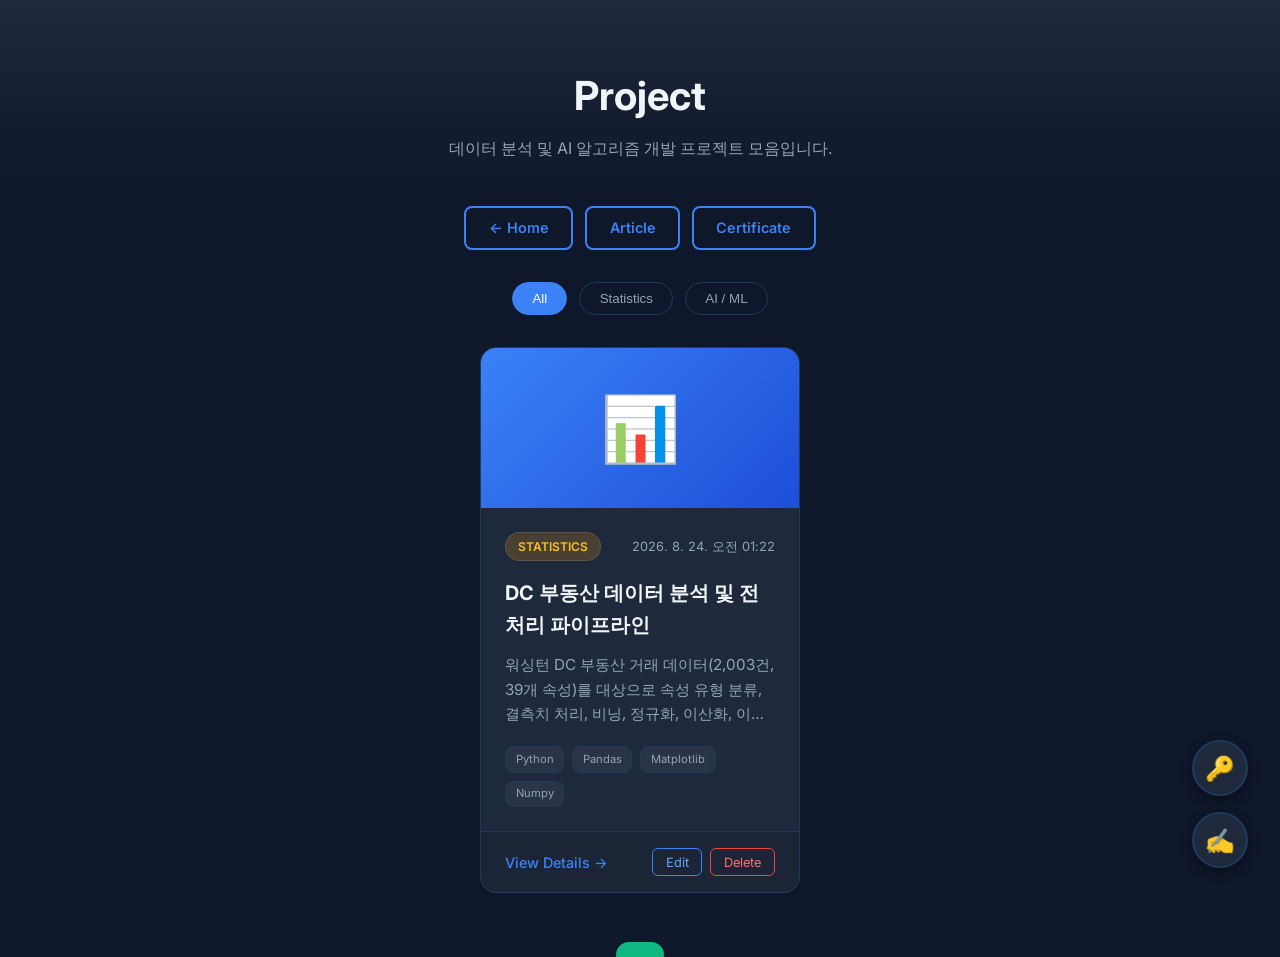
<file: project.html>
<!DOCTYPE html>
<html lang="ko">
<head>
    <meta charset="UTF-8">
    <meta name="viewport" content="width=device-width, initial-scale=1.0">
    <title>Project | HoJin Choi</title>
    <link href="https://cdnjs.cloudflare.com/ajax/libs/font-awesome/6.0.0/css/all.min.css" rel="stylesheet">
    <link href="https://fonts.googleapis.com/css2?family=Inter:wght@300;400;500;600;700&display=swap" rel="stylesheet">
    <link href="https://cdn.quilljs.com/1.3.6/quill.snow.css" rel="stylesheet">
    <link rel="stylesheet" href="style.css">
<style>.project-card { width: 320px; flex-shrink: 0; }</style>
</head>
<body>

<div class="page-hero">
    <h1>Project</h1>
    <p>데이터 분석 및 AI 알고리즘 개발 프로젝트 모음입니다.</p>
</div>

<div style="display:flex; justify-content:center; gap:0.75rem; padding:0.75rem 1rem 0; flex-wrap:wrap;">
    <a href="index.html" class="btn btn-secondary" style="font-size:0.9rem; padding:0.55rem 1.4rem;">← Home</a>
    <a href="article.html" class="btn btn-secondary" style="font-size:0.9rem; padding:0.55rem 1.4rem;">Article</a>
    <a href="certificate.html" class="btn btn-secondary" style="font-size:0.9rem; padding:0.55rem 1.4rem;">Certificate</a>
</div>

<div class="filters">
    <button class="filter-btn active" onclick="filterProjects('all',this)">All</button>
    <button class="filter-btn" onclick="filterProjects('statistics',this)">Statistics</button>    
    <button class="filter-btn" onclick="filterProjects('ai',this)">AI / ML</button>
</div>

<div id="projectsGrid" style="display:flex; flex-wrap:wrap; justify-content:center; gap:2rem; max-width:1200px; margin:2rem auto 4rem; padding:0 1.5rem;"></div>

<!-- 디테일 모달 -->
<div class="modal-overlay" id="modalOverlay">
    <div class="modal-box">
        <button class="modal-close-btn" onclick="closeModal()">&#10005;</button>
        <div id="modalContent"></div>
    </div>
</div>

<!-- 글쓰기/수정 모달 -->
<div class="write-overlay" id="writeOverlay">
    <div class="write-modal">
        <div class="write-modal-header">
            <h2 id="writeModalTitle">✍️ 새 프로젝트 작성</h2>
            <button class="write-modal-close" onclick="closeWrite()">&#10005;</button>
        </div>

        <label class="wm-label">프로젝트 제목 *</label>
        <input id="pTitle" type="text" class="wm-input" placeholder="e.g. Flight Delay Prediction System">

        <div class="wm-row">
            <div>
                <label class="wm-label">카테고리</label>
                <select id="pType" class="wm-select">
                    <option value="statistics">Statistics</option>
                    <option value="ai">AI / ML</option>                    
                </select>
            </div>
            <div>
                <label class="wm-label">아이콘 (이모지)</label>
                <input id="pIcon" type="text" class="wm-input" placeholder="✈️" maxlength="4">
            </div>
        </div>

        <label class="wm-label">설명 * <span style="font-weight:400; color:#475569; text-transform:none; letter-spacing:0;">(카드에 표시)</span></label>
        <textarea id="pDesc" class="wm-textarea" rows="3" placeholder="프로젝트를 간략히 소개해주세요..."></textarea>

        <div class="wm-row">
            <div>
                <label class="wm-label">Problem</label>
                <textarea id="pProblem" class="wm-textarea" rows="3" placeholder="어떤 문제를 해결했나요?"></textarea>
            </div>
            <div>
                <label class="wm-label">Solution</label>
                <textarea id="pSolution" class="wm-textarea" rows="3" placeholder="어떻게 해결했나요?"></textarea>
            </div>
        </div>

        <label class="wm-label">Results</label>
        <textarea id="pResult" class="wm-textarea" rows="2" placeholder="어떤 성과를 달성했나요?"></textarea>

        <label class="wm-label">기술 스택</label>
        <div class="wm-tech-row">
            <input id="techInput" type="text" class="wm-input" placeholder="e.g. Python"
                   onkeydown="if(event.key==='Enter'){addTech();event.preventDefault();}">
            <button type="button" class="wm-add-btn" onclick="addTech()">+ 추가</button>
        </div>
        <div class="tech-pills" id="techPills"></div>
        <p class="wm-hint">Enter 또는 + 추가 버튼으로 입력</p>

        <!-- 프로젝트 상세 설명 (Quill 에디터) -->
        <label class="wm-label">프로젝트 상세 설명 (선택) <span style="font-weight:400; color:#475569; text-transform:none; letter-spacing:0;">(시각적 편집)</span></label>
        <div class="editor-container">
            <div id="pDetailsEditor" style="background:#1e293b; border-radius:8px;"></div>
        </div>

        <button class="wm-submit" id="publishBtn" onclick="publishProject()">🚀 GitHub에 등록</button>
    </div>
</div>

<!-- 토큰 설정 모달 -->
<div class="write-overlay" id="tokenOverlay">
    <div class="write-modal" style="max-width:480px;">
        <div class="write-modal-header">
            <h2>🔑 GitHub Token 설정</h2>
            <button class="write-modal-close" onclick="closeTokenModal()">&#10005;</button>
        </div>
        <p style="font-size:0.9rem; color:#94a3b8; margin-bottom:1.5rem; line-height:1.6;">
            GitHub에 글을 발행하려면 Personal Access Token이 필요합니다.<br>
            토큰은 이 브라우저에만 저장되며 외부로 전송되지 않습니다.
        </p>
        <label class="wm-label">Personal Access Token
            <a href="https://github.com/settings/tokens/new?scopes=repo&description=portfolio-write"
               target="_blank"
               style="font-weight:400; color:#60a5fa; text-transform:none; letter-spacing:0; margin-left:0.5rem;">
               발급하러 가기 →
            </a>
        </label>
        <input id="tokenInput" type="password" class="wm-input" placeholder="ghp_xxxxxxxxxxxxxxxxxxxx">
        <p class="wm-hint">repo 권한 체크 후 발급 · 페이지를 닫아도 유지됩니다</p>
        <button class="wm-submit" onclick="saveToken()">💾 저장</button>
        <button type="button" onclick="clearToken()" style="width:100%; margin-top:0.6rem; padding:0.6rem; background:transparent; border:1px solid #334155; border-radius:8px; color:#64748b; font-family:inherit; font-size:0.85rem; cursor:pointer;">
            저장된 토큰 삭제
        </button>
    </div>
</div>

<!-- FAB 그룹 -->
<div class="fab-group">
    <button class="fab fab-token" onclick="openTokenModal()" title="GitHub Token 설정">🔑</button>
    <button class="fab fab-write" onclick="openWrite()" title="새 프로젝트 작성">✍️</button>
</div>

<!-- 토스트 -->
<div class="toast" id="toast"></div>

<!-- 데이터 저장 영역 (HTML 주석 내 JSON) -->
<!--__PROJECTS_DATA_START__
[{"id":"c1","title":"DC 부동산 데이터 분석 및 전처리 파이프라인","desc":"워싱턴 DC 부동산 거래 데이터(2,003건, 39개 속성)를 대상으로 속성 유형 분류, 결측치 처리, 비닝, 정규화, 이산화, 이진화 전 과정을 Python으로 구현한 데이터 전처리 파이프라인입니다.","date":"2026. 8. 24.","time":"오전 01:22","type":"statistics","icon":"📊","tech":["Python","Pandas","Matplotlib","Numpy"],"problem":"원본 데이터에는 결측치와 비정상 값(가격 0원의 비시장 거래 등)이 섞여 있어, 이를 구분하지 않고 전처리하면 비닝·정규화 같은 후속 분석이 왜곡됩니다. 실제로 초기 시도에서는 모든 구간이 하나의 구간(Bin)에 쏠리는 문제가 발생했습니다.","solution":"결측 원인을 컬럼별로 분석해 차등 처리했습니다. 결측률이 미미한 컬럼은 단순 삭제하고, 리모델링 연도(YR_RMDL)처럼 결측이 \"정보 없음\"이 아니라 \"해당 없음\"을 의미하는 경우 별도 플래그와 대체값으로 처리했습니다. 또한 가격이 0원인 비시장 거래를 진짜 결측치와 분리해 정제된 서브셋을 만들고, 이 데이터로 equal-width/equal-depth 비닝, z-score 정규화, 4단계 이산화, 원-핫 인코딩을 수행했습니다.","result":"전처리 개선 후 equal-depth 비닝에서 5개 구간이 고르게 분포(약 215건씩)했고, 이산화 결과도 4개 등급이 균등하게 나뉘었습니다(약 268~269건씩). 결측치 처리 방식 개선으로 리모델링 관련 데이터 손실을 1,077건에서 0건으로 줄였습니다.","detail":"<h3>개요</h3><p> 워싱턴 DC 부동산 거래 데이터를 대상으로 속성 유형 식별부터 결측치 처리, 비닝, 정규화, 이산화, 이진화까지 전체 데이터 전처리 파이프라인을 구축했습니다.</p><p><br></p><h3>접근 방법</h3><ol><li><strong>속성 유형 식별</strong> — 39개 속성을 명목/순서/구간/비율 척도로 분류하고 결측 현황 파악</li><li><strong>결측치 처리 개선</strong> — 단순 삭제 대신 결측의 의미를 컬럼별로 구분해 처리(예: 리모델링 이력 없음 vs 진짜 결측)</li><li><strong>가격 데이터 정제</strong> — 비시장 거래(가격 0원)와 결측치를 분리해 분석용 서브셋 구성</li><li><strong>비닝/정규화/이산화/이진화</strong> — equal-width·equal-depth 비닝, z-score 정규화, 4단계 이산화, 범주형 변수 원-핫 인코딩 적용</li></ol><p><br></p><h3>결과</h3><ul><li>equal-depth 비닝에서 5개 구간 균등 분포 달성</li><li>리모델링 데이터 손실 1,077건 → 0건으로 개선</li><li>재사용 가능한 단일 Python 스크립트로 파이프라인 완성</li></ul><p><br></p>"}]
__PROJECTS_DATA_END__-->

<script src="https://cdn.quilljs.com/1.3.6/quill.js"></script>
<script>
/* ── GitHub 설정 ── */
const GH_OWNER  = 'Gansaw';
const GH_REPO   = 'website';
const GH_FILE   = 'project.html';
const GH_BRANCH = 'main';
const TOKEN_KEY = 'gh_token_project';

/* ── 데이터 마커 ── */
const DATA_START_MARKER = '<!--__PROJECTS_DATA_START__';
const DATA_END_MARKER   = '__PROJECTS_DATA_END__-->';

let PROJECTS = [];
const TYPE_LABEL = { statistics:'Statistics', ai:'AI / ML', data:'Statistics' };
let currentFilter = 'all';
let techList = [];
let editingId = null;
let quillEditor = null;

/* ════════════════════════════════════════════
   데이터 로드
════════════════════════════════════════════ */
function loadProjects() {
    try {
        const html = document.documentElement.outerHTML;
        const startIdx = html.indexOf(DATA_START_MARKER);
        const endIdx = html.indexOf(DATA_END_MARKER);
        
        if (startIdx !== -1 && endIdx !== -1) {
            const jsonStr = html.substring(startIdx + DATA_START_MARKER.length, endIdx).trim();
            PROJECTS = JSON.parse(jsonStr);
        }
    } catch (e) {
        console.error('데이터 로드 오류:', e);
        PROJECTS = [];
    }
}

/* ════════════════════════════════════════════
   Quill 에디터 초기화
════════════════════════════════════════════ */
function initQuillEditor() {
    if (!quillEditor) {
        quillEditor = new Quill('#pDetailsEditor', {
            theme: 'snow',
            modules: {
                toolbar: [
                    ['bold', 'italic', 'underline', 'strike'],
                    ['blockquote', 'code-block'],
                    [{ 'header': 1 }, { 'header': 2 }],
                    [{ 'list': 'ordered'}, { 'list': 'bullet' }],
                    [{ 'script': 'sub'}, { 'script': 'super' }],
                    [{ 'indent': '-1'}, { 'indent': '+1' }],
                    [{ 'size': ['small', false, 'large', 'huge'] }],
                    [{ 'font': [] }],
                    [{ 'color': [] }, { 'background': [] }],
                    [{ 'align': [] }],
                    ['link'],
                    ['clean']
                ]
            },
            placeholder: '프로젝트 상세 설명을 입력하세요...'
        });
    }
}

/* ════════════════════════════════════════════
   토큰 관리
════════════════════════════════════════════ */
function getToken()  { return localStorage.getItem(TOKEN_KEY) || ''; }
function saveToken() {
    const t = document.getElementById('tokenInput').value.trim();
    if (!t) { showToast('토큰을 입력해주세요.', true); return; }
    localStorage.setItem(TOKEN_KEY, t);
    closeTokenModal();
    updateTokenIndicator();
    showToast('✅ 토큰이 저장됐습니다.');
}
function clearToken() {
    localStorage.removeItem(TOKEN_KEY);
    document.getElementById('tokenInput').value = '';
    updateTokenIndicator();
    showToast('🗑 토큰이 삭제됐습니다.');
}
function updateTokenIndicator() {
    document.querySelector('.fab-token').style.borderColor = getToken() ? '#10b981' : '#1e3a5f';
}
function openTokenModal() {
    document.getElementById('tokenInput').value = getToken();
    document.getElementById('tokenOverlay').classList.add('active');
    document.body.style.overflow = 'hidden';
}
function closeTokenModal() {
    document.getElementById('tokenOverlay').classList.remove('active');
    document.body.style.overflow = '';
}

/* ════════════════════════════════════════════
   GitHub API 헬퍼
════════════════════════════════════════════ */
async function ghGet(token) {
    const res = await fetch(
        `https://api.github.com/repos/${GH_OWNER}/${GH_REPO}/contents/${GH_FILE}?ref=${GH_BRANCH}&t=${Date.now()}`,
        { headers: { Authorization: `token ${token}`, Accept: 'application/vnd.github.v3+json' } }
    );
    if (!res.ok) throw new Error(`GitHub API 오류: ${res.status} — 토큰을 확인해주세요.`);
    return res.json();
}
async function ghPut(token, sha, newContent, message) {
    const res = await fetch(
        `https://api.github.com/repos/${GH_OWNER}/${GH_REPO}/contents/${GH_FILE}`,
        {
            method: 'PUT',
            headers: { Authorization: `token ${token}`, Accept: 'application/vnd.github.v3+json', 'Content-Type': 'application/json' },
            body: JSON.stringify({ message, content: btoa(unescape(encodeURIComponent(newContent))), sha, branch: GH_BRANCH })
        }
    );
    if (!res.ok) { const err = await res.json(); throw new Error(err.message || `GitHub 커밋 실패: ${res.status}`); }
    return res.json();
}

function injectJSON(fileText, newJSON) {
    const startIdx = fileText.indexOf(DATA_START_MARKER);
    const endIdx = fileText.indexOf(DATA_END_MARKER);
    if (startIdx === -1 || endIdx === -1) throw new Error('데이터 마커를 찾을 수 없습니다.');
    return fileText.slice(0, startIdx + DATA_START_MARKER.length) + '\n' + newJSON + '\n' + fileText.slice(endIdx);
}

/* ════════════════════════════════════════════
   시간 포맷팅
════════════════════════════════════════════ */
function getCurrentDateTime() {
    const now = new Date();
    const date = now.toLocaleDateString('ko-KR');
    const time = now.toLocaleTimeString('ko-KR', { hour: '2-digit', minute: '2-digit' });
    return { date, time };
}

/* ════════════════════════════════════════════
   렌더
════════════════════════════════════════════ */
function renderProjects(filter) {
    currentFilter = filter;
    const list = filter === 'all' ? PROJECTS : PROJECTS.filter(p => p.type === filter);
    document.getElementById('projectsGrid').innerHTML = list.length === 0
        ? `<p style="color:#64748b;text-align:center;padding:3rem;grid-column:1/-1;">아직 등록된 프로젝트가 없습니다.</p>`
        : list.map(p => `
        <div class="project-card" onclick="openModal('${p.id}')">
            <div class="project-image">${p.icon || '📁'}</div>
            <div class="project-content">
                <div class="card-meta">
                    <span class="project-type type-${p.type}">${TYPE_LABEL[p.type]}</span>
                    <span class="card-date">${p.date} ${p.time}</span>
                </div>
                <h3 class="project-title">${p.title}</h3>
                <p class="project-description">${p.desc}</p>
                <div class="project-tech">${(p.tech||[]).map(t=>`<span class="tech-tag">${t}</span>`).join('')}</div>
            </div>
            <div class="card-footer-bar">
                <span class="view-hint">View Details →</span>
                <div class="card-actions">
                    <button class="edit-btn" onclick="openEdit('${p.id}',event)">Edit</button>
                    <button class="delete-btn" onclick="deleteProject('${p.id}',event)">Delete</button>
                </div>
            </div>
        </div>`).join('');
}
function filterProjects(filter, btn) {
    document.querySelectorAll('.filter-btn').forEach(b => b.classList.remove('active'));
    btn.classList.add('active');
    renderProjects(filter);
}

/* ════════════════════════════════════════════
   디테일 모달
════════════════════════════════════════════ */
function openModal(id) {
    const p = PROJECTS.find(x => String(x.id) === String(id));
    if (!p) return;
    document.getElementById('modalContent').innerHTML = `
        <span class="project-type type-${p.type}">${TYPE_LABEL[p.type]}</span>
        <h2 class="modal-title" style="margin-bottom:1.5rem;">${p.title}</h2>
        <div class="modal-section"><h3>Overview</h3><p style="white-space:pre-line">${p.desc}</p></div>
        <div class="modal-section"><h3>Problem</h3><p style="white-space:pre-line">${p.problem||'—'}</p></div>
        <div class="modal-section"><h3>Solution</h3><p style="white-space:pre-line">${p.solution||'—'}</p></div>
        <div class="modal-section"><h3>Results</h3><p style="white-space:pre-line">${p.result||'—'}</p></div>
        ${p.detail ? `<div class="modal-section"><h3>상세 설명</h3><div class="modal-detail-content">${p.detail}</div></div>` : ''}
        <div class="modal-section"><h3>Technologies</h3>
            <div class="project-tech">${(p.tech||[]).map(t=>`<span class="tech-tag">${t}</span>`).join('')}</div>
        </div>`;

    document.getElementById('modalOverlay').classList.add('active');
    document.body.style.overflow = 'hidden';
}
function closeModal() {
    document.getElementById('modalOverlay').classList.remove('active');
    document.body.style.overflow = '';
}

/* ════════════════════════════════════════════
   글쓰기 / 수정 모달
════════════════════════════════════════════ */
function openWrite() {
    if (!getToken()) {
        showToast('먼저 🔑 버튼으로 GitHub Token을 설정해주세요.', true);
        setTimeout(openTokenModal, 1000);
        return;
    }
    editingId = null;
    document.getElementById('writeModalTitle').textContent = '✍️ 새 프로젝트 작성';
    document.getElementById('publishBtn').textContent = '🚀 GitHub에 등록';
    ['pTitle','pDesc','pProblem','pSolution','pResult','pIcon'].forEach(id => document.getElementById(id).value = '');
    document.getElementById('pType').value = 'statistics';
    techList = []; 
    renderPills();
    initQuillEditor();
    quillEditor.setContents([]);
    document.getElementById('writeOverlay').classList.add('active');
    document.body.style.overflow = 'hidden';
}

function openEdit(id, e) {
    if (e) e.stopPropagation();
    if (!getToken()) {
        showToast('먼저 🔑 버튼으로 GitHub Token을 설정해주세요.', true);
        setTimeout(openTokenModal, 1000);
        return;
    }
    const p = PROJECTS.find(x => String(x.id) === String(id));
    if (!p) return;

    editingId = p.id;
    document.getElementById('writeModalTitle').textContent = '✏️ 프로젝트 수정';
    document.getElementById('publishBtn').textContent = '💾 GitHub에 저장';
    document.getElementById('pTitle').value   = p.title;
    document.getElementById('pDesc').value    = p.desc;
    document.getElementById('pType').value    = p.type;
    document.getElementById('pIcon').value    = p.icon || '';
    document.getElementById('pProblem').value = p.problem !== '—' ? p.problem : '';
    document.getElementById('pSolution').value= p.solution !== '—' ? p.solution : '';
    document.getElementById('pResult').value  = p.result !== '—' ? p.result : '';
    techList = [...(p.tech || [])]; 
    renderPills();
    initQuillEditor();
    if (p.detail) {
        quillEditor.root.innerHTML = p.detail;
    } else {
        quillEditor.setContents([]);
    }

    document.getElementById('writeOverlay').classList.add('active');
    document.body.style.overflow = 'hidden';
}

function closeWrite() {
    document.getElementById('writeOverlay').classList.remove('active');
    document.body.style.overflow = '';
    editingId = null;
}

function addTech() {
    const val = document.getElementById('techInput').value.trim();
    if (!val || techList.includes(val)) return;
    techList.push(val);
    document.getElementById('techInput').value = '';
    renderPills();
}
function removeTech(t) { techList = techList.filter(x => x !== t); renderPills(); }
function renderPills() {
    document.getElementById('techPills').innerHTML = techList.map(t =>
        `<span class="tech-pill">${t}<button type="button" onclick="removeTech('${t}')">×</button></span>`
    ).join('');
}

/* ── 등록 / 저장 ── */
async function publishProject() {
    const title = document.getElementById('pTitle').value.trim();
    const desc  = document.getElementById('pDesc').value.trim();
    if (!title || !desc) { showToast('제목과 설명을 입력해주세요.', true); return; }

    const token = getToken();
    if (!token) { showToast('GitHub Token이 없습니다. 🔑 버튼으로 설정해주세요.', true); return; }

    const btn = document.getElementById('publishBtn');
    btn.disabled = true;
    btn.textContent = '⏳ GitHub에 업로드 중...';

    try {
        const { date, time } = getCurrentDateTime();
        const detail = quillEditor.root.innerHTML;
        const item = {
            id:       editingId || ('c' + Date.now()),
            title, desc, date, time,
            type:     document.getElementById('pType').value,
            icon:     document.getElementById('pIcon').value.trim() || '📁',
            tech:     [...techList],
            problem:  document.getElementById('pProblem').value.trim() || '—',
            solution: document.getElementById('pSolution').value.trim() || '—',
            result:   document.getElementById('pResult').value.trim() || '—',
            detail:   detail || ''
        };

        const { content: b64, sha } = await ghGet(token);
        const fileText = decodeURIComponent(escape(atob(b64.replace(/\n/g, ''))));

        let newProjects;
        let commitMsg;
        if (editingId) {
            newProjects = PROJECTS.map(p => String(p.id) === String(editingId) ? item : p);
            commitMsg = `✏️ Edit project: ${title}`;
        } else {
            newProjects = [item, ...PROJECTS];
            commitMsg = `✍️ Add project: ${title}`;
        }

        const newJSON = JSON.stringify(newProjects);
        const newFile = injectJSON(fileText, newJSON);
        await ghPut(token, sha, newFile, commitMsg);

        showToast(editingId ? '✅ 수정됐습니다! 잠시 후 사이트가 업데이트됩니다.' : '✅ GitHub에 등록됐습니다! 잠시 후 사이트가 업데이트됩니다.');
        closeWrite();
        setTimeout(() => location.reload(), 3000);

    } catch (err) {
        showToast('❌ ' + err.message, true);
    } finally {
        btn.disabled = false;
        btn.textContent = editingId ? '💾 GitHub에 저장' : '🚀 GitHub에 등록';
    }
}

/* ── 삭제 ── */
async function deleteProject(id, e) {
    if (e) e.stopPropagation();
    if (!confirm('이 프로젝트를 삭제할까요?')) return;
    const token = getToken();
    if (!token) { showToast('GitHub Token이 없습니다. 🔑 버튼으로 설정해주세요.', true); return; }
    showToast('⏳ 삭제 중...');
    try {
        const { content: b64, sha } = await ghGet(token);
        const fileText   = decodeURIComponent(escape(atob(b64.replace(/\n/g, ''))));
        const newProjects = PROJECTS.filter(p => String(p.id) !== String(id));
        const newJSON    = JSON.stringify(newProjects);
        const newFile    = injectJSON(fileText, newJSON);
        const deleted    = PROJECTS.find(p => String(p.id) === String(id));
        await ghPut(token, sha, newFile, `🗑 Delete project: ${deleted?.title || id}`);
        showToast('🗑 삭제됐습니다! 잠시 후 사이트가 업데이트됩니다.');
        setTimeout(() => location.reload(), 3000);
    } catch (err) {
        showToast('❌ ' + err.message, true);
    }
}

/* ════════════════════════════════════════════
   이벤트 & 토스트
════════════════════════════════════════════ */
['modalOverlay','writeOverlay','tokenOverlay'].forEach(id => {
    document.getElementById(id).addEventListener('click', e => {
        if (e.target === document.getElementById(id)) {
            if (id === 'modalOverlay') closeModal();
            else if (id === 'writeOverlay') closeWrite();
            else closeTokenModal();
        }
    });
});
document.addEventListener('keydown', e => {
    if (e.key === 'Escape') { closeModal(); closeWrite(); closeTokenModal(); }
});
function showToast(msg, isError = false) {
    const t = document.getElementById('toast');
    t.textContent = msg;
    t.className = 'toast' + (isError ? ' error' : '');
    t.classList.add('show');
    setTimeout(() => t.classList.remove('show'), isError ? 4000 : 2800);
}

/* 초기화 */
loadProjects();
updateTokenIndicator();
renderProjects('all');
</script>
</body>
</html>
</file>
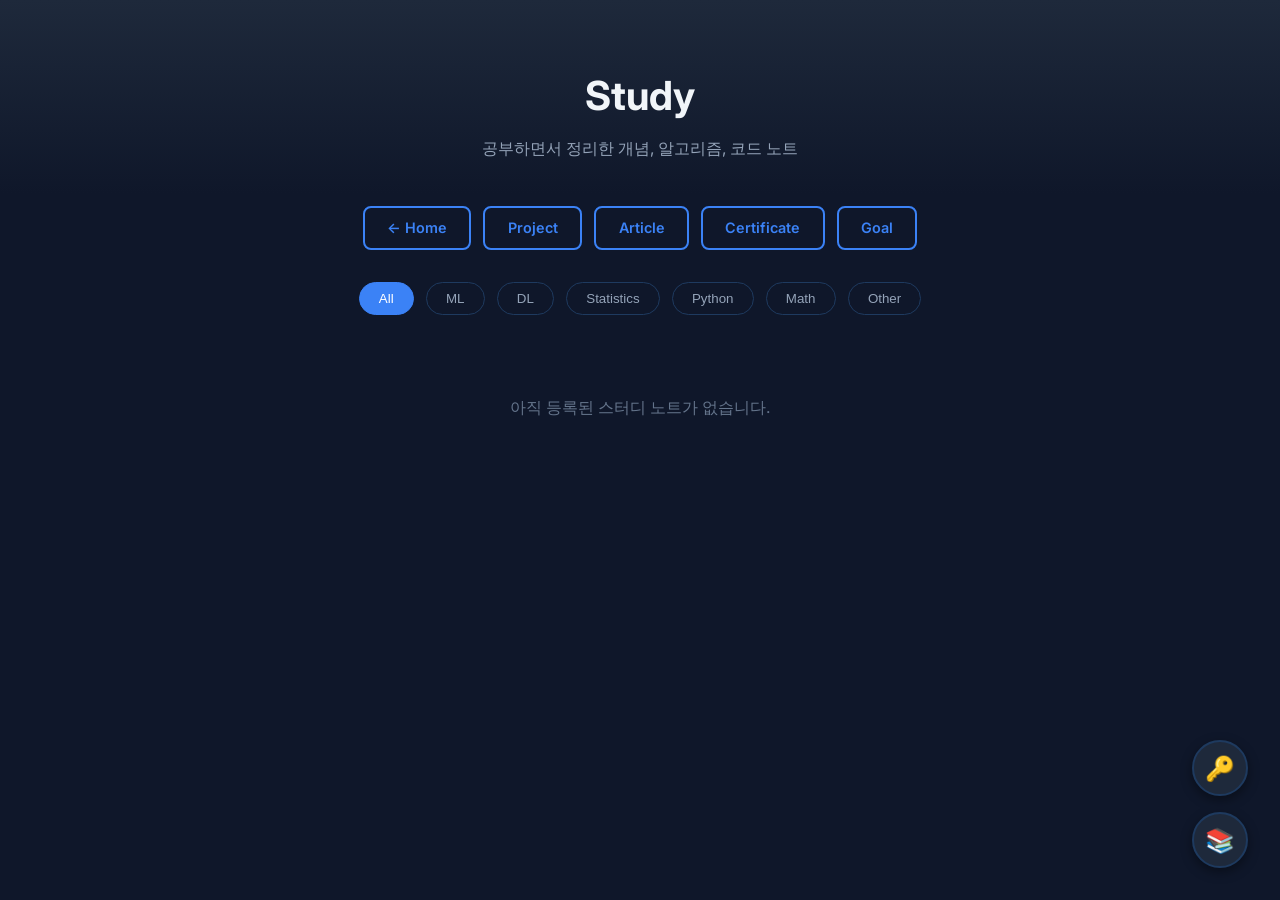
<file: study.html>
<!DOCTYPE html>
<html lang="ko">
<head>
    <meta charset="UTF-8">
    <meta name="viewport" content="width=device-width, initial-scale=1.0">
    <title>Study | HoJin Choi</title>
    <link href="https://cdnjs.cloudflare.com/ajax/libs/font-awesome/6.0.0/css/all.min.css" rel="stylesheet">
    <link href="https://fonts.googleapis.com/css2?family=Inter:wght@300;400;500;600;700&display=swap" rel="stylesheet">
    <link href="https://cdn.quilljs.com/1.3.6/quill.snow.css" rel="stylesheet">
    <link rel="stylesheet" href="style.css">
    <style>
        .cat-ml      { background: rgba(168, 85, 247, 0.2); color: #c084fc; }
        .cat-stats   { background: rgba(245, 158, 11, 0.2); color: #fbbf24; }
        .cat-dl      { background: rgba(59, 130, 246, 0.2); color: #60a5fa; }
        .cat-python  { background: rgba(16, 185, 129, 0.2); color: #34d399; }
        .cat-math    { background: rgba(239, 68, 68, 0.2); color: #f87171; }
        .cat-other   { background: rgba(148, 163, 184, 0.15); color: #94a3b8; }

        /* file upload */
        .file-upload-section { margin-top: 1rem; }
        .file-upload-label { display: block; margin-bottom: 0.5rem; font-weight: 600; font-size: 0.9rem; color: var(--accent-color); text-transform: uppercase; letter-spacing: 0.05em; }
        .file-upload-btn { width: 100%; padding: 0.9rem; background: #1e293b; border: 2px dashed #334155; border-radius: 8px; color: #64748b; font-size: 0.9rem; cursor: pointer; transition: all 0.3s ease; text-align: center; }
        .file-upload-btn:hover { border-color: var(--aviation-blue); color: var(--accent-color); }
        .file-upload-input { display: none; }
        .file-list { margin-top: 0.75rem; display: flex; flex-direction: column; gap: 0.5rem; }
        .file-item { background: #1e293b; padding: 0.5rem 0.75rem; border-radius: 6px; font-size: 0.85rem; color: #94a3b8; display: flex; justify-content: space-between; align-items: center; border: 1px solid #334155; }
        .file-item button { background: none; border: none; color: #ef4444; cursor: pointer; font-size: 0.9rem; }
        .wm-hint { font-size: 0.8rem; color: #475569; margin-top: 0.4rem; }
    </style>
<style>
    /* ── Scroll Progress Bar ── */
    .scroll-progress {
        position: fixed; top: 0; left: 0; height: 3px; width: 0%;
        background: linear-gradient(90deg, #1e3a8a, var(--accent-color));
        z-index: 9999; transition: width 0.1s linear;
        border-radius: 0 2px 2px 0;
    }
    /* ── Table of Contents ── */
    .toc-box {
        background: var(--bg-secondary); border: 1px solid var(--border-color);
        border-radius: 12px; padding: 1.2rem 1.5rem; margin-bottom: 2rem;
    }
    .toc-box-title { font-size: 0.78rem; font-weight: 700; text-transform: uppercase;
        letter-spacing: 0.08em; color: var(--accent-color); margin-bottom: 0.75rem; }
    .toc-list { list-style: none; margin: 0; padding: 0; }
    .toc-list li { margin: 0.3rem 0; }
    .toc-list a { color: var(--text-secondary); text-decoration: none; font-size: 0.9rem; transition: color 0.2s ease; }
    .toc-list a:hover { color: var(--accent-color); }
    .toc-h3 { padding-left: 1rem; font-size: 0.85rem; }
    /* ── Prev / Next ── */
    .post-nav { display: flex; justify-content: space-between; gap: 1rem;
        margin-top: 3rem; padding-top: 2rem; border-top: 1px solid var(--border-color); }
    .post-nav-btn { flex: 1; background: var(--bg-secondary); border: 1px solid var(--border-color);
        border-radius: 12px; padding: 1rem 1.2rem; cursor: pointer; transition: all 0.3s ease;
        text-align: left; font-family: inherit; max-width: 48%; }
    .post-nav-btn:hover { border-color: var(--accent-color); transform: translateY(-2px); }
    .post-nav-btn.next { text-align: right; }
    .post-nav-label { font-size: 0.72rem; font-weight: 700; text-transform: uppercase;
        letter-spacing: 0.07em; color: var(--accent-color); margin-bottom: 0.3rem; }
    .post-nav-title { font-size: 0.92rem; font-weight: 600; color: var(--text-primary);
        display: -webkit-box; -webkit-line-clamp: 2; -webkit-box-orient: vertical; overflow: hidden; }
</style>
<style>.article-card { width: 320px; flex-shrink: 0; }</style>
</head>
<body>
<div id="scrollProgressBar" class="scroll-progress"></div>

<!-- 리스트 뷰 -->
<div id="listView" style="padding-top:0;">
    <div class="page-hero">
        <h1>Study</h1>
        <p>공부하면서 정리한 개념, 알고리즘, 코드 노트</p>
    </div>
    <div style="display:flex; justify-content:center; gap:0.75rem; padding:0.75rem 1rem 0; flex-wrap:wrap;">
        <a href="index.html" class="btn btn-secondary" style="font-size:0.9rem; padding:0.55rem 1.4rem;">← Home</a>
        <a href="project.html" class="btn btn-secondary" style="font-size:0.9rem; padding:0.55rem 1.4rem;">Project</a>
        <a href="article.html" class="btn btn-secondary" style="font-size:0.9rem; padding:0.55rem 1.4rem;">Article</a>
        <a href="certificate.html" class="btn btn-secondary" style="font-size:0.9rem; padding:0.55rem 1.4rem;">Certificate</a>
        <a href="goal.html" class="btn btn-secondary" style="font-size:0.9rem; padding:0.55rem 1.4rem;">Goal</a>
    </div>
    <div class="filters">
        <button class="filter-btn active" onclick="filterStudy('all',this)">All</button>
        <button class="filter-btn" onclick="filterStudy('ml',this)">ML</button>
        <button class="filter-btn" onclick="filterStudy('dl',this)">DL</button>
        <button class="filter-btn" onclick="filterStudy('stats',this)">Statistics</button>
        <button class="filter-btn" onclick="filterStudy('python',this)">Python</button>
        <button class="filter-btn" onclick="filterStudy('math',this)">Math</button>
        <button class="filter-btn" onclick="filterStudy('other',this)">Other</button>
    </div>
    <div id="studyGrid" style="display:flex; flex-wrap:wrap; justify-content:center; gap:2rem; max-width:1200px; margin:0 auto 4rem; padding:0 1.5rem;"></div>
</div>

<!-- 디테일 뷰 -->
<div id="detailView">
    <button class="back-btn" onclick="backToList()">← 목록으로</button>
    <div id="detailContent"></div>
</div>

<!-- 글쓰기/수정 모달 -->
<div class="write-overlay" id="writeOverlay">
    <div class="write-modal">
        <div class="write-modal-header">
            <h2 id="writeModalTitle">📚 새 스터디 노트 작성</h2>
            <button class="write-modal-close" onclick="closeWrite()">&#10005;</button>
        </div>

        <label class="wm-label">제목 *</label>
        <input id="sTitle" type="text" class="wm-input" placeholder="e.g. Transformer 어텐션 메커니즘 정리">

        <div class="wm-row">
            <div>
                <label class="wm-label">카테고리</label>
                <select id="sCategory" class="wm-select">
                    <option value="ml">ML</option>
                    <option value="dl">DL</option>
                    <option value="stats">Statistics</option>
                    <option value="python">Python</option>
                    <option value="math">Math</option>
                    <option value="other">Other</option>
                </select>
            </div>
        </div>

        <label class="wm-label">요약 (카드 미리보기) *</label>
        <textarea id="sExcerpt" class="wm-textarea" rows="3" placeholder="카드에 표시될 짧은 요약 (2~3줄)..."></textarea>

        <!-- Quill 에디터 -->
        <label class="wm-label">본문 * <span style="font-weight:400; color:#475569; text-transform:none; letter-spacing:0;">(시각적 편집)</span></label>
        <div class="editor-container">
            <div id="sBodyEditor" style="background:#1e293b; border-radius:8px;"></div>
        </div>

        <!-- 첨부파일 -->
        <div class="file-upload-section">
            <label class="file-upload-label">첨부파일 (선택)</label>
            <button type="button" class="file-upload-btn" onclick="document.getElementById('fileInput').click()">
                📎 파일 선택
            </button>
            <input id="fileInput" type="file" class="file-upload-input" multiple onchange="handleFileSelect(event)">
            <div class="file-list" id="fileList"></div>
        </div>

        <button class="wm-submit" id="publishBtn" onclick="publishStudy()">📤 GitHub에 등록</button>
    </div>
</div>

<!-- 토큰 설정 모달 -->
<div class="write-overlay" id="tokenOverlay">
    <div class="write-modal" style="max-width:480px;">
        <div class="write-modal-header">
            <h2>🔑 GitHub Token 설정</h2>
            <button class="write-modal-close" onclick="closeTokenModal()">&#10005;</button>
        </div>
        <p style="font-size:0.9rem; color:#94a3b8; margin-bottom:1.5rem; line-height:1.6;">
            GitHub에 글을 발행하려면 Personal Access Token이 필요합니다.<br>
            토큰은 이 브라우저에만 저장되며 외부로 전송되지 않습니다.
        </p>
        <label class="wm-label">Personal Access Token
            <a href="https://github.com/settings/tokens/new?scopes=repo&description=portfolio-write"
               target="_blank"
               style="font-weight:400; color:#60a5fa; text-transform:none; letter-spacing:0; margin-left:0.5rem;">
               발급하러 가기 →
            </a>
        </label>
        <input id="tokenInput" type="password" class="wm-input" placeholder="ghp_xxxxxxxxxxxxxxxxxxxx">
        <p class="wm-hint">repo 권한 체크 후 발급 · 페이지를 닫아도 유지됩니다</p>
        <button class="wm-submit" onclick="saveToken()">💾 저장</button>
        <button onclick="clearToken()" style="width:100%; margin-top:0.6rem; padding:0.6rem; background:transparent; border:1px solid #334155; border-radius:8px; color:#64748b; font-family:inherit; font-size:0.85rem; cursor:pointer;">
            저장된 토큰 삭제
        </button>
    </div>
</div>

<!-- FAB 그룹 -->
<div class="fab-group">
    <button class="fab fab-token" onclick="openTokenModal()" title="GitHub Token 설정">🔑</button>
    <button class="fab fab-write" onclick="openWrite()" title="새 스터디 노트 작성">📚</button>
</div>

<!-- 토스트 -->
<div class="toast" id="toast"></div>

<!-- 데이터 저장 영역 -->
<!--__STUDY_DATA_START__
[]
__STUDY_DATA_END__-->

<script src="https://cdn.quilljs.com/1.3.6/quill.js"></script>
<script>
/* ── GitHub 설정 ── */
const GH_OWNER  = 'Gansaw';
const GH_REPO   = 'website';
const GH_FILE   = 'study.html';
const GH_BRANCH = 'main';
const TOKEN_KEY = 'gh_token_portfolio';

const DATA_START_MARKER = '<!--__STUDY_DATA_START__';
const DATA_END_MARKER   = '__STUDY_DATA_END__-->';

let STUDIES = [];
let currentFilter = 'all';
let editingId = null;
let quillEditor = null;
let attachedFiles = [];

const CAT_LABEL = { ml:'ML', dl:'DL', stats:'Statistics', python:'Python', math:'Math', other:'Other' };

/* ════════════════════════════════════════════
   데이터 로드
════════════════════════════════════════════ */
function loadStudies() {
    try {
        const html = document.documentElement.outerHTML;
        const startIdx = html.indexOf(DATA_START_MARKER);
        const endIdx = html.indexOf(DATA_END_MARKER);
        if (startIdx !== -1 && endIdx !== -1) {
            const jsonStr = html.substring(startIdx + DATA_START_MARKER.length, endIdx).trim();
            STUDIES = JSON.parse(jsonStr);
        }
    } catch (e) { console.error('데이터 로드 오류:', e); STUDIES = []; }
}

/* ════════════════════════════════════════════
   Quill 에디터 초기화
════════════════════════════════════════════ */
function initQuillEditor() {
    if (!quillEditor) {
        quillEditor = new Quill('#sBodyEditor', {
            theme: 'snow',
            modules: {
                toolbar: [
                    ['bold', 'italic', 'underline', 'strike'],
                    ['blockquote', 'code-block'],
                    [{ 'header': 1 }, { 'header': 2 }],
                    [{ 'list': 'ordered'}, { 'list': 'bullet' }],
                    [{ 'indent': '-1'}, { 'indent': '+1' }],
                    [{ 'size': ['small', false, 'large', 'huge'] }],
                    [{ 'color': [] }, { 'background': [] }],
                    [{ 'align': [] }],
                    ['link'],
                    ['clean']
                ]
            },
            placeholder: '공부 내용을 정리해보세요...'
        });
    }
}

/* ════════════════════════════════════════════
   파일 업로드
════════════════════════════════════════════ */
function handleFileSelect(event) {
    for (let file of event.target.files) { attachedFiles.push(file); renderFileList(); }
}
function removeFile(index) { attachedFiles.splice(index, 1); renderFileList(); }
function renderFileList() {
    document.getElementById('fileList').innerHTML = attachedFiles.map((f, i) =>
        `<div class="file-item">📄 ${f.name}<button type="button" onclick="removeFile(${i})">✕</button></div>`
    ).join('');
}

/* ════════════════════════════════════════════
   토큰 관리
════════════════════════════════════════════ */
function getToken()  { return localStorage.getItem(TOKEN_KEY) || ''; }
function saveToken() {
    const t = document.getElementById('tokenInput').value.trim();
    if (!t) { showToast('토큰을 입력해주세요.', true); return; }
    localStorage.setItem(TOKEN_KEY, t);
    closeTokenModal(); updateTokenIndicator(); showToast('✅ 토큰이 저장됐습니다.');
}
function clearToken() {
    localStorage.removeItem(TOKEN_KEY);
    document.getElementById('tokenInput').value = '';
    updateTokenIndicator(); showToast('🗑 토큰이 삭제됐습니다.');
}
function updateTokenIndicator() {
    document.querySelector('.fab-token').style.borderColor = getToken() ? '#10b981' : '#1e3a5f';
}
function openTokenModal() {
    document.getElementById('tokenInput').value = getToken();
    document.getElementById('tokenOverlay').classList.add('active');
    document.body.style.overflow = 'hidden';
}
function closeTokenModal() {
    document.getElementById('tokenOverlay').classList.remove('active');
    document.body.style.overflow = '';
}

/* ════════════════════════════════════════════
   GitHub API 헬퍼
════════════════════════════════════════════ */
async function ghGet(token) {
    const res = await fetch(
        `https://api.github.com/repos/${GH_OWNER}/${GH_REPO}/contents/${GH_FILE}?ref=${GH_BRANCH}&t=${Date.now()}`,
        { headers: { Authorization: `token ${token}`, Accept: 'application/vnd.github.v3+json' } }
    );
    if (!res.ok) throw new Error(`GitHub API 오류: ${res.status} — 토큰을 확인해주세요.`);
    return res.json();
}
async function ghPut(token, sha, newContent, message) {
    const res = await fetch(
        `https://api.github.com/repos/${GH_OWNER}/${GH_REPO}/contents/${GH_FILE}`,
        {
            method: 'PUT',
            headers: { Authorization: `token ${token}`, Accept: 'application/vnd.github.v3+json', 'Content-Type': 'application/json' },
            body: JSON.stringify({ message, content: btoa(unescape(encodeURIComponent(newContent))), sha, branch: GH_BRANCH })
        }
    );
    if (!res.ok) { const err = await res.json(); throw new Error(err.message || `GitHub 커밋 실패: ${res.status}`); }
    return res.json();
}
function injectJSON(fileText, newJSON) {
    const s = fileText.indexOf(DATA_START_MARKER);
    const e = fileText.indexOf(DATA_END_MARKER);
    if (s === -1 || e === -1) throw new Error('데이터 마커를 찾을 수 없습니다.');
    return fileText.slice(0, s + DATA_START_MARKER.length) + '\n' + newJSON + '\n' + fileText.slice(e);
}
function getCurrentDateTime() {
    const now = new Date();
    return { date: now.toLocaleDateString('ko-KR'), time: now.toLocaleTimeString('ko-KR', { hour: '2-digit', minute: '2-digit' }) };
}

/* ════════════════════════════════════════════
   렌더
════════════════════════════════════════════ */
function renderCards(filter) {
    currentFilter = filter;
    const list = filter === 'all' ? STUDIES : STUDIES.filter(s => s.category === filter);
    document.getElementById('studyGrid').innerHTML = list.length === 0
        ? `<p style="color:#64748b;text-align:center;padding:3rem;grid-column:1/-1;">아직 등록된 스터디 노트가 없습니다.</p>`
        : list.map(s => `
            <div class="article-card">
                <div class="card-body" onclick="showDetail('${s.id}')">
                    <div class="card-meta">
                        <span class="cat-badge cat-${s.category}">${CAT_LABEL[s.category] || s.category}</span>
                        <span class="card-date">${s.date} ${s.time}</span>
                    </div>
                    <h3 class="card-title">${s.title}</h3>
                    <p class="card-excerpt">${s.excerpt}</p>
                </div>
                <div class="card-footer-bar">
                    <span class="view-hint" onclick="showDetail('${s.id}')">View Details →</span>
                    <div class="card-actions">
                        <button class="edit-btn" onclick="editStudy('${s.id}'); event.stopPropagation();">Edit</button>
                        <button class="delete-btn" onclick="deleteStudy('${s.id}'); event.stopPropagation();">Delete</button>
                    </div>
                </div>
            </div>`
        ).join('');
}

function showDetail(id) {
    const s = STUDIES.find(x => x.id === id);
    if (!s) return;
    document.getElementById('listView').style.display = 'none';
    document.getElementById('detailView').style.display = 'block';
    window.scrollTo({top:0, behavior:'smooth'});
    document.getElementById('detailContent').innerHTML = `
        <div class="detail-meta">${s.date} ${s.time}</div>
        <h1>${s.title}</h1>
        ${s.body}`;
    setTimeout(() => {
        buildToC(document.getElementById('detailContent'), document.getElementById('tocBox'));
        buildPostNav(STUDIES, id, document.getElementById('postNav'));
        initScrollProgress();
    }, 0);
}
function backToList() {
    document.getElementById('listView').style.display = 'block';
    document.getElementById('detailView').style.display = 'none';
}

/* ════════════════════════════════════════════
   글쓰기/수정
════════════════════════════════════════════ */
function openWrite() {
    if (!getToken()) { showToast('먼저 🔑 버튼으로 GitHub Token을 설정해주세요.', true); setTimeout(openTokenModal, 1000); return; }
    editingId = null;
    document.getElementById('writeModalTitle').textContent = '📚 새 스터디 노트 작성';
    document.getElementById('publishBtn').textContent = '📤 GitHub에 등록';
    document.getElementById('sTitle').value = '';
    document.getElementById('sCategory').value = 'ml';
    document.getElementById('sExcerpt').value = '';
    attachedFiles = []; renderFileList();
    initQuillEditor(); quillEditor.setContents([]);
    document.getElementById('writeOverlay').classList.add('active');
    document.body.style.overflow = 'hidden';
}
function editStudy(id) {
    if (!getToken()) { showToast('먼저 🔑 버튼으로 GitHub Token을 설정해주세요.', true); setTimeout(openTokenModal, 1000); return; }
    const s = STUDIES.find(x => x.id === id);
    if (!s) return;
    editingId = id;
    document.getElementById('writeModalTitle').textContent = '✏️ 스터디 노트 수정';
    document.getElementById('publishBtn').textContent = '💾 GitHub에 저장';
    document.getElementById('sTitle').value = s.title;
    document.getElementById('sCategory').value = s.category;
    document.getElementById('sExcerpt').value = s.excerpt;
    attachedFiles = []; renderFileList();
    initQuillEditor(); quillEditor.root.innerHTML = s.body;
    document.getElementById('writeOverlay').classList.add('active');
    document.body.style.overflow = 'hidden';
}
function closeWrite() {
    document.getElementById('writeOverlay').classList.remove('active');
    document.body.style.overflow = '';
}

async function publishStudy() {
    const title    = document.getElementById('sTitle').value.trim();
    const category = document.getElementById('sCategory').value;
    const excerpt  = document.getElementById('sExcerpt').value.trim();
    const body     = quillEditor.root.innerHTML;

    if (!title || !excerpt || !body.replace(/<[^>]*>/g, '').trim()) {
        showToast('제목, 요약, 본문을 모두 입력해주세요.', true); return;
    }
    const token = getToken();
    if (!token) { showToast('GitHub 토큰을 설정해주세요.', true); openTokenModal(); return; }

    try {
        const btn = document.getElementById('publishBtn');
        btn.disabled = true; btn.textContent = '⏳ GitHub에 업로드 중...';
        showToast('⏳ 처리 중...');
        const data = await ghGet(token);
        const fileText = decodeURIComponent(escape(atob(data.content.replace(/\n/g, ''))));
        const { date, time } = getCurrentDateTime();

        if (editingId) {
            const idx = STUDIES.findIndex(s => s.id === editingId);
            if (idx !== -1) STUDIES[idx] = { ...STUDIES[idx], title, category, excerpt, body, date, time };
        } else {
            STUDIES.unshift({ id: 's' + Date.now(), category, date, time, title, excerpt, body });
        }

        const newContent = injectJSON(fileText, JSON.stringify(STUDIES));
        const msg = editingId ? `✏️ Edit study: ${title}` : `✍️ Add study: ${title}`;
        await ghPut(token, data.sha, newContent, msg);
        closeWrite();
        showToast('✅ GitHub에 등록되었습니다! 잠시 후 사이트가 업데이트됩니다.');
        setTimeout(() => location.reload(), 2000);
    } catch (err) {
        showToast(`❌ 오류: ${err.message}`, true);
        const btn = document.getElementById('publishBtn');
        btn.disabled = false;
        btn.textContent = editingId ? '💾 GitHub에 저장' : '📤 GitHub에 등록';
    }
}

function deleteStudy(id) {
    if (!confirm('정말 삭제하시겠습니까?')) return;
    const token = getToken();
    if (!token) { showToast('GitHub Token이 없습니다.', true); return; }
    showToast('⏳ 삭제 중...');
    const idx = STUDIES.findIndex(s => s.id === id);
    if (idx === -1) return;
    const removed = STUDIES[idx];
    ghGet(token).then(data => {
        const fileText = decodeURIComponent(escape(atob(data.content.replace(/\n/g, ''))));
        STUDIES.splice(idx, 1);
        const newContent = injectJSON(fileText, JSON.stringify(STUDIES));
        return ghPut(token, data.sha, newContent, `🗑 Delete study: ${removed.title}`);
    }).then(() => {
        renderCards(currentFilter);
        showToast('🗑 삭제됐습니다!');
        setTimeout(() => location.reload(), 3000);
    }).catch(err => showToast('❌ ' + err.message, true));
}

/* ════════════════════════════════════════════
   필터 & 토스트
════════════════════════════════════════════ */
function filterStudy(cat, btn) {
    document.querySelectorAll('.filter-btn').forEach(b => b.classList.remove('active'));
    btn.classList.add('active');
    renderCards(cat);
}
function showToast(msg, isError = false) {
    const toast = document.getElementById('toast');
    toast.textContent = msg;
    toast.classList.toggle('error', isError);
    toast.classList.add('show');
    setTimeout(() => toast.classList.remove('show'), 3000);
}


/* ── Scroll Progress ── */
function initScrollProgress() {
    const bar = document.getElementById('scrollProgressBar');
    if (!bar) return;
    window.addEventListener('scroll', () => {
        const total = document.documentElement.scrollHeight - window.innerHeight;
        bar.style.width = (total > 0 ? (window.scrollY / total) * 100 : 0) + '%';
    }, { passive: true });
}

/* ── ToC ── */
function buildToC(contentEl, tocEl) {
    const headings = contentEl.querySelectorAll('h2, h3');
    tocEl.style.display = 'none';
    if (headings.length < 2) return;
    const wrap = tocEl.querySelector('.toc-list-wrap');
    wrap.innerHTML = '';
    const ul = document.createElement('ul');
    ul.className = 'toc-list';
    headings.forEach((h, i) => {
        if (!h.id) h.id = 'hdg-' + i;
        const li = document.createElement('li');
        if (h.tagName === 'H3') li.className = 'toc-h3';
        const a = document.createElement('a');
        a.href = '#' + h.id;
        a.textContent = h.textContent;
        a.addEventListener('click', e => { e.preventDefault(); h.scrollIntoView({ behavior: 'smooth', block: 'start' }); });
        li.appendChild(a);
        ul.appendChild(li);
    });
    wrap.appendChild(ul);
    tocEl.style.display = 'block';
}

/* ── Prev / Next ── */
function buildPostNav(items, currentId, navEl) {
    const idx = items.findIndex(x => x.id === currentId);
    const prev = items[idx + 1];
    const next = items[idx - 1];
    let h = '';
    if (prev) h += `<button class="post-nav-btn" onclick="showDetail('${prev.id}')"><div class="post-nav-label">← Previous</div><div class="post-nav-title">${prev.title}</div></button>`;
    else h += '<div></div>';
    if (next) h += `<button class="post-nav-btn next" onclick="showDetail('${next.id}')"><div class="post-nav-label">Next →</div><div class="post-nav-title">${next.title}</div></button>`;
    navEl.innerHTML = h;
}

/* ════════════════════════════════════════════
   초기화
════════════════════════════════════════════ */
loadStudies();
renderCards('all');
updateTokenIndicator();
</script>
</body>
</html>
</file>
<file: style.css>
/* ================================================================
   style.css — HoJin Choi Portfolio
   공통 스타일 (index.html / project.html / article.html 공유)
   ================================================================ */

/* ── CSS 변수 ── */
:root {
    --primary-color: #3b82f6;
    --secondary-color: #2563eb;
    --accent-color: #60a5fa;
    --text-primary: #f1f5f9;
    --text-secondary: #94a3b8;
    --bg-primary: #0f172a;
    --bg-secondary: #1e293b;
    --bg-dark: #0f172a;
    --border-color: #1e3a5f;
    --shadow: 0 4px 6px -1px rgba(0,0,0,0.4);
    --shadow-lg: 0 10px 15px -3px rgba(0,0,0,0.5);
    --aviation-blue: #3b82f6;
    --tech-green: #10b981;
}

/* ── 리셋 & 기본 ── */
* { margin: 0; padding: 0; box-sizing: border-box; }
body { font-family: 'Inter', sans-serif; line-height: 1.6; color: var(--text-primary); background-color: var(--bg-primary); }
.container { max-width: 1200px; margin: 0 auto; padding: 0 20px; }

/* ── 공통 버튼 ── */
.btn { padding: 12px 24px; border: none; border-radius: 8px; font-weight: 600; text-decoration: none; cursor: pointer; transition: all 0.3s ease; display: inline-block; font-size: 1rem; font-family: inherit; }
.btn-primary { background: #1e3a8a; color: #e0f2fe; box-shadow: var(--shadow); }
.btn-primary:hover { background: var(--secondary-color); transform: translateY(-2px); box-shadow: var(--shadow-lg); }
.btn-secondary { background: transparent; color: var(--aviation-blue); border: 2px solid var(--aviation-blue); }
.btn-secondary:hover { background: #1e3a8a; color: #e0f2fe; transform: translateY(-2px); }

/* ── 섹션 제목 ── */
.section-title { font-size: 2.5rem; font-weight: 700; text-align: center; margin-bottom: 3rem; color: var(--text-primary); position: relative; }
.section-title::after { content: ''; position: absolute; bottom: -10px; left: 50%; transform: translateX(-50%); width: 60px; height: 3px; background: var(--aviation-blue); border-radius: 2px; }

/* ── 애니메이션 ── */
@keyframes fadeInUp { from { opacity: 0; transform: translateY(30px); } to { opacity: 1; transform: translateY(0); } }
.fade-in-up { animation: fadeInUp 0.6s ease-out; }

/* ── 헤더 / 네비 (index용) ── */
.header { position: fixed; top: 0; left: 0; right: 0; background: var(--bg-primary); box-shadow: var(--shadow); z-index: 1000; transition: all 0.3s ease; }
.nav-container { display: flex; justify-content: space-between; align-items: center; padding: 1rem 2rem; max-width: 1200px; margin: 0 auto; }
.nav-logo h1 { font-size: 1.5rem; font-weight: 700; color: var(--aviation-blue); }
.nav-menu { display: flex; list-style: none; gap: 2rem; }
.nav-link { text-decoration: none; color: var(--text-primary); font-weight: 500; transition: color 0.3s ease; position: relative; }
.nav-link:hover { color: var(--aviation-blue); }

/* ── 페이지 히어로 ── */
.page-hero { padding: 4rem 1rem 2rem; text-align: center; background: linear-gradient(to bottom, #1e293b, #0f172a); }
.page-hero h1 { font-size: 2.5rem; margin-bottom: 0.5rem; }
.page-hero p { color: var(--text-secondary); }

/* ── 필터 버튼 ── */
.filters { display: flex; justify-content: center; gap: 0.75rem; margin: 2rem 0; flex-wrap: wrap; }
.filter-btn { padding: 0.5rem 1.2rem; border-radius: 999px; border: 1px solid var(--border-color); background: transparent; color: var(--text-secondary); cursor: pointer; transition: all 0.3s ease; }
.filter-btn.active, .filter-btn:hover { background: var(--aviation-blue); color: white; border-color: var(--aviation-blue); }

/* ── 그리드 ── */
.projects-grid, .articles-grid { display: grid; grid-template-columns: repeat(auto-fill, minmax(320px, 1fr)); gap: 2rem; max-width: 1200px; margin: 0 auto; padding: 0 1.5rem 4rem; }

/* ── 카드 공통 ── */
.project-card, .article-card { background: var(--bg-secondary); border-radius: 16px; border: 1px solid var(--border-color); overflow: hidden; transition: all 0.3s ease; display: flex; flex-direction: column; cursor: pointer; }
.project-card:hover, .article-card:hover { transform: translateY(-5px); box-shadow: var(--shadow-lg); border-color: var(--accent-color); }

.project-image { height: 160px; background: linear-gradient(135deg, #3b82f6, #1d4ed8); display: flex; align-items: center; justify-content: center; font-size: 4rem; }
.project-content, .card-body { padding: 1.5rem; flex-grow: 1; }

.card-meta { display: flex; justify-content: space-between; align-items: center; margin-bottom: 1rem; gap: 1rem; }
.card-meta .card-date { margin-left: auto; white-space: nowrap; flex-shrink: 0; }
.project-type, .cat-badge { display: inline-block; padding: 0.25rem 0.75rem; border-radius: 999px; font-size: 0.75rem; font-weight: 600; text-transform: uppercase; border: 1px solid rgba(255,255,255,0.1); white-space: nowrap; flex-shrink: 0; }
.type-aviation, .cat-insight { background: rgba(59, 130, 246, 0.2); color: #60a5fa; }
.type-ai, .cat-review { background: rgba(168, 85, 247, 0.2); color: #c084fc; }
.type-statistics, .type-data, .cat-statistics { background: rgba(245, 158, 11, 0.2); color: #fbbf24; }
.cat-certificate { background: rgba(16, 185, 129, 0.2); color: #34d399; }

.project-title, .card-title { font-size: 1.25rem; margin-bottom: 0.75rem; }
.project-description, .card-excerpt { color: var(--text-secondary); font-size: 0.95rem; margin-bottom: 1.25rem; display: -webkit-box; -webkit-line-clamp: 3; -webkit-box-orient: vertical; overflow: hidden; }

.project-tech { display: flex; flex-wrap: wrap; gap: 0.5rem; }
.tech-tag { background: rgba(255,255,255,0.05); padding: 0.2rem 0.6rem; border-radius: 8px; font-size: 0.7rem; color: var(--text-secondary); border: 1px solid var(--border-color); }

/* ── 카드 푸터 (버튼 영역) ── */
.card-footer-bar { padding: 1rem 1.5rem; border-top: 1px solid var(--border-color); display: flex; justify-content: space-between; align-items: center; background: rgba(0,0,0,0.1); }
.card-date { font-size: 0.8rem; color: var(--text-secondary); }
.view-hint, .card-read { color: var(--aviation-blue); font-size: 0.9rem; font-weight: 500; }

.card-actions { display: flex; gap: 0.5rem; align-items: center; }
.edit-btn, .delete-btn { padding: 0.35rem 0.8rem; border-radius: 6px; font-size: 0.8rem; cursor: pointer; transition: all 0.3s ease; font-family: inherit; }
.edit-btn { background: transparent; border: 1px solid var(--aviation-blue); color: var(--accent-color); }
.edit-btn:hover { background: rgba(59, 130, 246, 0.1); }
.delete-btn { background: transparent; border: 1px solid #ef4444; color: #f87171; }
.delete-btn:hover { background: rgba(239, 68, 68, 0.1); }

/* ── 모달 공통 ── */
.modal-overlay, .write-overlay { position: fixed; top: 0; left: 0; width: 100%; height: 100%; background: rgba(0,0,0,0.8); display: none; align-items: center; justify-content: center; z-index: 1000; padding: 1rem; }
.modal-overlay.active, .write-overlay.active { display: flex; }
.modal-box, .write-modal { background: var(--bg-secondary); width: 100%; max-width: 800px; max-height: 90vh; border-radius: 20px; position: relative; padding: 2.5rem; overflow-y: auto; border: 1px solid var(--border-color); }
.modal-close-btn, .write-modal-close { position: absolute; top: 1.25rem; right: 1.25rem; background: none; border: none; color: var(--text-secondary); font-size: 1.5rem; cursor: pointer; }

/* ── 디테일 뷰 (Article 전용) ── */
#detailView { max-width: 800px; margin: 0 auto; padding: 4rem 1.5rem; display: none; }
.back-btn { background: none; border: none; color: var(--aviation-blue); cursor: pointer; margin-bottom: 2rem; font-size: 1rem; }
.detail-meta { color: var(--text-secondary); font-size: 0.9rem; margin-bottom: 1rem; }
#detailContent h1 { font-size: 2.5rem; margin-bottom: 2rem; line-height: 1.2; }

/* ── 글쓰기 폼 스타일 ── */
.wm-label { display: block; margin: 1.2rem 0 0.5rem; font-weight: 600; font-size: 0.9rem; color: var(--accent-color); text-transform: uppercase; letter-spacing: 0.05em; }
.wm-input, .wm-select, .wm-textarea { width: 100%; padding: 0.8rem; background: #1e293b; border: 1px solid #334155; border-radius: 8px; color: white; font-family: inherit; }
.wm-row { display: grid; grid-template-columns: 1fr 1fr; gap: 1rem; }
.wm-submit { width: 100%; padding: 1rem; margin-top: 2rem; background: var(--aviation-blue); border: none; border-radius: 8px; color: white; font-weight: 700; cursor: pointer; transition: all 0.3s ease; }
.wm-submit:hover { background: #2563eb; transform: translateY(-2px); }

/* ── Quill 에디터 커스텀 ── */
.editor-container { margin-bottom: 1.5rem; }
.ql-toolbar.ql-snow { border-color: #334155 !important; background: #0f172a; border-radius: 8px 8px 0 0; }
.ql-container.ql-snow { border-color: #334155 !important; border-radius: 0 0 8px 8px; font-size: 1rem; min-height: 200px; }
.ql-editor.ql-blank::before { color: #64748b !important; }

/* ── FAB ── */
.fab-group { position: fixed; bottom: 2rem; right: 2rem; display: flex; flex-direction: column; gap: 1rem; z-index: 999; }
.fab { width: 56px; height: 56px; border-radius: 50%; background: var(--bg-secondary); border: 2px solid var(--border-color); color: white; font-size: 1.5rem; cursor: pointer; display: flex; align-items: center; justify-content: center; box-shadow: 0 4px 12px rgba(0,0,0,0.4); transition: all 0.3s ease; }
.fab:hover { transform: scale(1.1); border-color: var(--accent-color); }

/* ── 토스트 ── */
.toast { position: fixed; bottom: 2rem; left: 50%; transform: translateX(-50%) translateY(100px); background: #10b981; color: white; padding: 0.8rem 1.5rem; border-radius: 999px; font-weight: 600; z-index: 2000; transition: transform 0.3s ease; }
.toast.show { transform: translateX(-50%) translateY(0); }
.toast.error { background: #ef4444; }

/* 모달 상세 설명 */
.modal-detail-content { line-height: 1.8; color: #cbd5e1; }
.modal-section { margin-bottom: 1.5rem; }
.modal-title { margin-top: 0.75rem; margin-bottom: 1.5rem; }
.modal-section h3 { font-size: 0.85rem; font-weight: 600; text-transform: uppercase; letter-spacing: 0.05em; color: #94a3b8; margin-bottom: 0.5rem; }
.modal-section p { color: #cbd5e1; line-height: 1.8; margin: 0; }
.modal-detail-content p { margin-bottom: 1rem; }
.modal-detail-content h1, .modal-detail-content h2, .modal-detail-content h3 { margin-top: 1rem; margin-bottom: 0.5rem; color: #f1f5f9; }
.modal-detail-content strong { color: #e0f2fe; font-weight: 600; }
.modal-detail-content em { color: #cbd5e1; }
.modal-detail-content ul, .modal-detail-content ol { margin-left: 1.5rem; margin-bottom: 1rem; }
.modal-detail-content li { margin-bottom: 0.5rem; }
.modal-detail-content blockquote { border-left: 3px solid #3b82f6; padding-left: 1rem; margin-left: 0; margin-bottom: 1rem; color: #94a3b8; }
.modal-detail-content code { background: #0f172a; padding: 0.2rem 0.4rem; border-radius: 4px; color: #fbbf24; font-family: 'Courier New', monospace; }
.modal-detail-content pre { background: #0f172a; padding: 1rem; border-radius: 8px; overflow-x: auto; margin-bottom: 1rem; }
.modal-detail-content pre code { background: none; padding: 0; color: #cbd5e1; }
</file>
